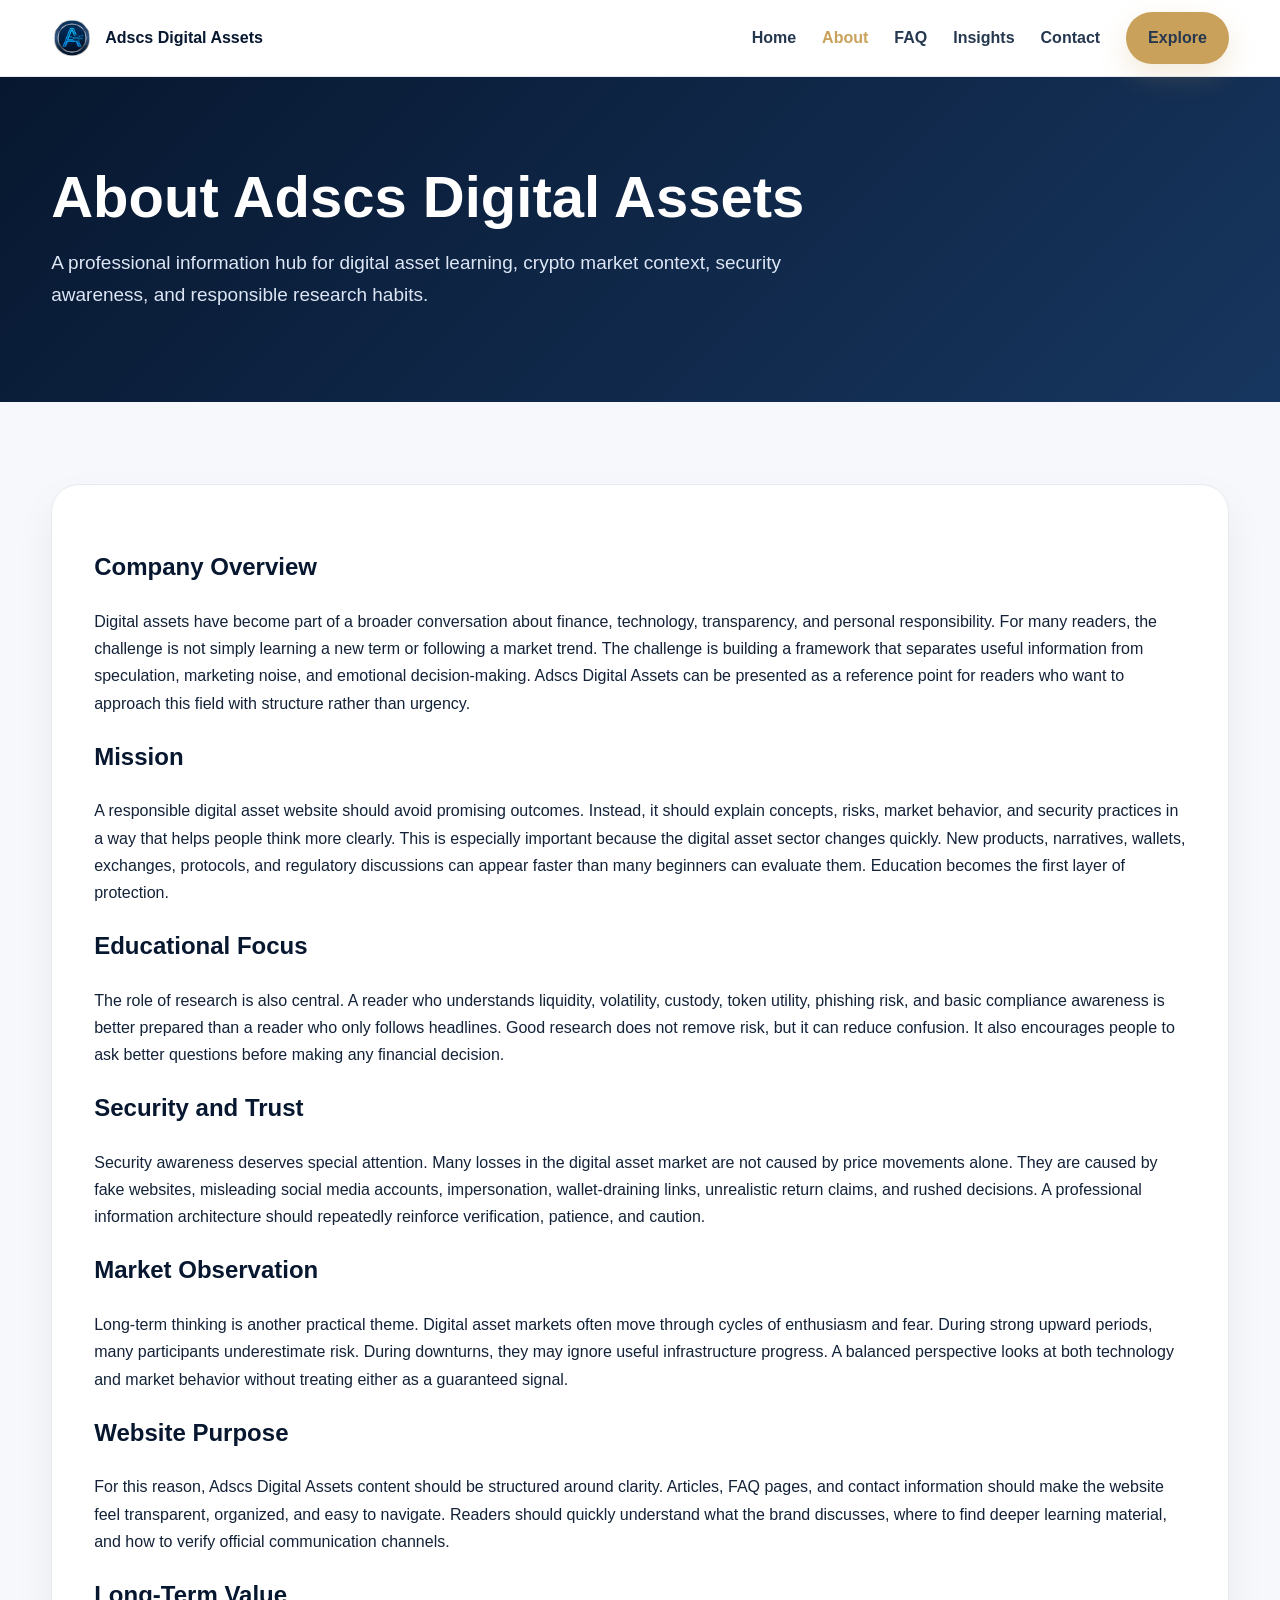
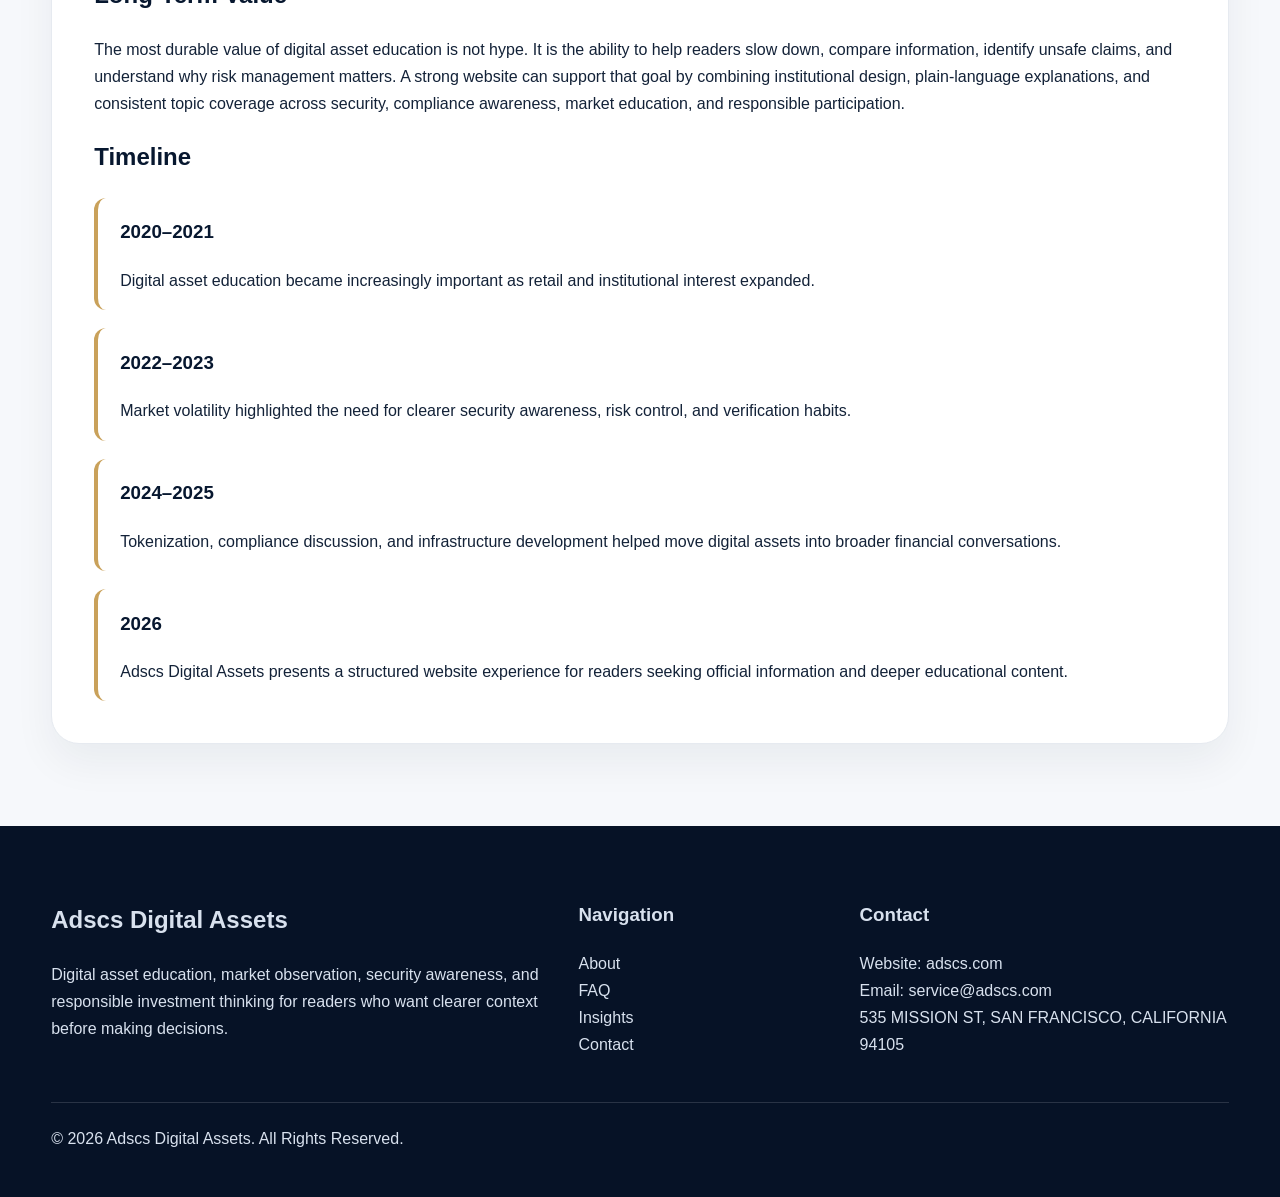
<file: about.html>
<!doctype html><html lang="en"><head><meta charset="utf-8"><meta name="viewport" content="width=device-width,initial-scale=1"><title>About Adscs Digital Assets</title><meta name="description" content="Learn about Adscs Digital Assets, its educational focus, digital asset research topics, security awareness, and official information structure."><link rel="canonical" href="https://AdscsDigitalAssets.github.io/about.html"><meta property="og:title" content="About Adscs Digital Assets"><meta property="og:description" content="Learn about Adscs Digital Assets, its educational focus, digital asset research topics, security awareness, and official information structure."><meta property="og:url" content="https://AdscsDigitalAssets.github.io/about.html"><meta property="og:type" content="website"><meta name="twitter:card" content="summary_large_image"><link rel="icon" href="//images/Logomark.png"><link rel="stylesheet" href="/css/style.css"><script type="application/ld+json">{"@context":"https://schema.org","@type":"Organization","name":"Adscs Digital Assets","url":"https://adscs.com/","email":"service@adscs.com","address":"535 MISSION ST, SAN FRANCISCO, CALIFORNIA 94105","sameAs":["https://www.linkedin.com/company/adscs-digital-assets","https://sites.google.com/view/adscsdigitalassets","https://x.com/AdscsDigital_","https://www.instagram.com/adscsdigitalassets/","https://www.facebook.com/profile.php?id=61591195154566"]}</script></head><body><nav class="nav"><div class="container nav-inner"><a class="brand" href="/index.html"><img src="/images/Logomark.png" onerror="this.style.display='none'" alt="Adscs Digital Assets icon"><span>Adscs Digital Assets</span></a><div class="menu"><a class="" href="/index.html">Home</a><a class="active" href="/about.html">About</a><a class="" href="/faq.html">FAQ</a><a class="" href="/insights.html">Insights</a><a class="" href="/contact.html">Contact</a><a class="btn" href="/insights.html">Explore</a></div></div></nav><header class="page-hero"><div class="container"><h1>About Adscs Digital Assets</h1><p>A professional information hub for digital asset learning, crypto market context, security awareness, and responsible research habits.</p></div></header><section class="section"><div class="container content"><h2>Company Overview</h2><p>Digital assets have become part of a broader conversation about finance, technology, transparency, and personal responsibility. For many readers, the challenge is not simply learning a new term or following a market trend. The challenge is building a framework that separates useful information from speculation, marketing noise, and emotional decision-making. Adscs Digital Assets can be presented as a reference point for readers who want to approach this field with structure rather than urgency.</p><h2>Mission</h2><p>A responsible digital asset website should avoid promising outcomes. Instead, it should explain concepts, risks, market behavior, and security practices in a way that helps people think more clearly. This is especially important because the digital asset sector changes quickly. New products, narratives, wallets, exchanges, protocols, and regulatory discussions can appear faster than many beginners can evaluate them. Education becomes the first layer of protection.</p><h2>Educational Focus</h2><p>The role of research is also central. A reader who understands liquidity, volatility, custody, token utility, phishing risk, and basic compliance awareness is better prepared than a reader who only follows headlines. Good research does not remove risk, but it can reduce confusion. It also encourages people to ask better questions before making any financial decision.</p><h2>Security and Trust</h2><p>Security awareness deserves special attention. Many losses in the digital asset market are not caused by price movements alone. They are caused by fake websites, misleading social media accounts, impersonation, wallet-draining links, unrealistic return claims, and rushed decisions. A professional information architecture should repeatedly reinforce verification, patience, and caution.</p><h2>Market Observation</h2><p>Long-term thinking is another practical theme. Digital asset markets often move through cycles of enthusiasm and fear. During strong upward periods, many participants underestimate risk. During downturns, they may ignore useful infrastructure progress. A balanced perspective looks at both technology and market behavior without treating either as a guaranteed signal.</p><h2>Website Purpose</h2><p>For this reason, Adscs Digital Assets content should be structured around clarity. Articles, FAQ pages, and contact information should make the website feel transparent, organized, and easy to navigate. Readers should quickly understand what the brand discusses, where to find deeper learning material, and how to verify official communication channels.</p><h2>Long-Term Value</h2><p>The most durable value of digital asset education is not hype. It is the ability to help readers slow down, compare information, identify unsafe claims, and understand why risk management matters. A strong website can support that goal by combining institutional design, plain-language explanations, and consistent topic coverage across security, compliance awareness, market education, and responsible participation.</p><h2>Timeline</h2><div class="timeline"><div class="timeline-item"><h3>2020–2021</h3><p>Digital asset education became increasingly important as retail and institutional interest expanded.</p></div><div class="timeline-item"><h3>2022–2023</h3><p>Market volatility highlighted the need for clearer security awareness, risk control, and verification habits.</p></div><div class="timeline-item"><h3>2024–2025</h3><p>Tokenization, compliance discussion, and infrastructure development helped move digital assets into broader financial conversations.</p></div><div class="timeline-item"><h3>2026</h3><p>Adscs Digital Assets presents a structured website experience for readers seeking official information and deeper educational content.</p></div></div></div></section><footer class="footer"><div class="container footer-grid"><div><h2>Adscs Digital Assets</h2><p>Digital asset education, market observation, security awareness, and responsible investment thinking for readers who want clearer context before making decisions.</p></div><div><h3>Navigation</h3><p><a href="/about.html">About</a><br><a href="/faq.html">FAQ</a><br><a href="/insights.html">Insights</a><br><a href="/contact.html">Contact</a></p></div><div><h3>Contact</h3><p>Website: <a href="https://adscs.com/">adscs.com</a><br>Email: <a href="mailto:service@adscs.com">service@adscs.com</a><br>535 MISSION ST, SAN FRANCISCO, CALIFORNIA 94105</p></div></div><div class="container"><p style="border-top:1px solid rgba(255,255,255,.14);padding-top:22px;margin-top:28px">© 2026 Adscs Digital Assets. All Rights Reserved.</p></div></footer><script src="/js/main.js"></script></body></html>
</file>
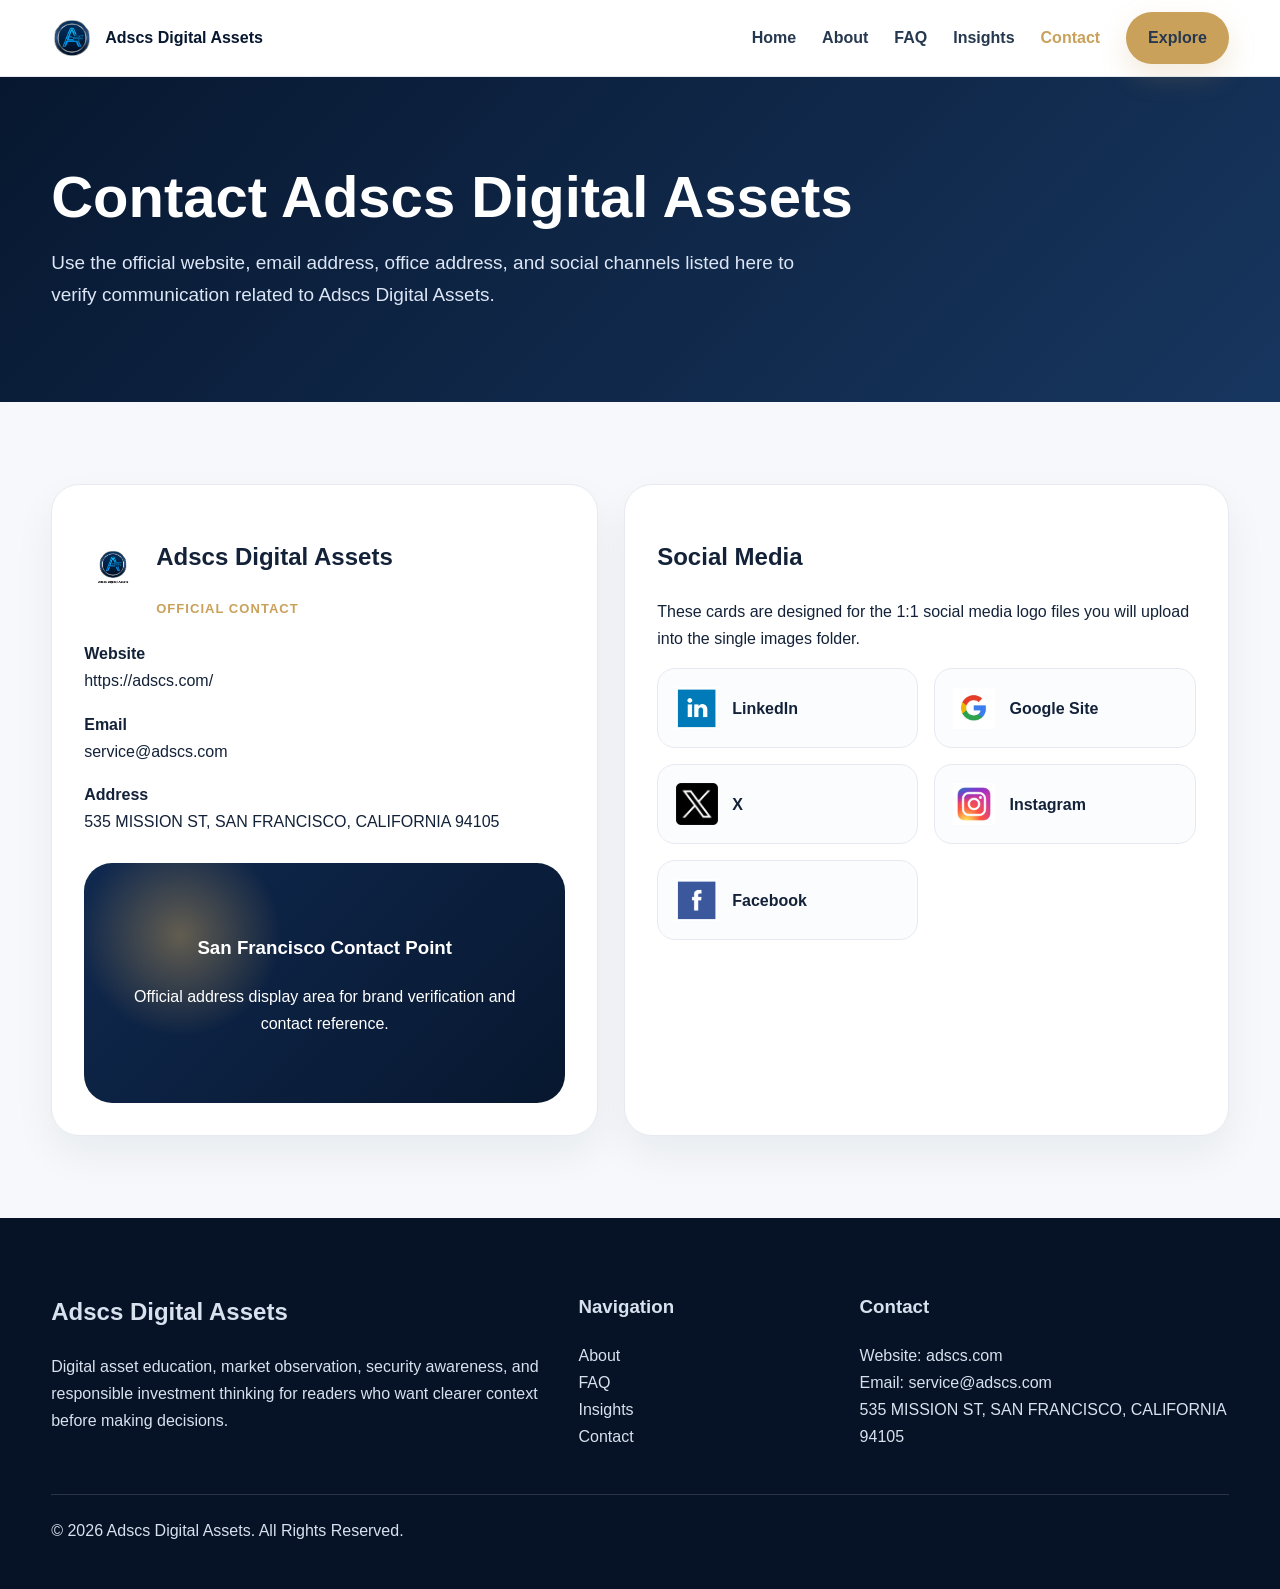
<file: contact.html>
<!doctype html><html lang="en"><head><meta charset="utf-8"><meta name="viewport" content="width=device-width,initial-scale=1"><title>Contact Adscs Digital Assets</title><meta name="description" content="Official website, email, address, and social media links for Adscs Digital Assets."><link rel="canonical" href="https://AdscsDigitalAssets.github.io/contact.html"><meta property="og:title" content="Contact Adscs Digital Assets"><meta property="og:description" content="Official website, email, address, and social media links for Adscs Digital Assets."><meta property="og:url" content="https://AdscsDigitalAssets.github.io/contact.html"><meta property="og:type" content="website"><meta name="twitter:card" content="summary_large_image"><link rel="icon" href="//images/Logomark.png"><link rel="stylesheet" href="/css/style.css"><script type="application/ld+json">{"@context":"https://schema.org","@type":"Organization","name":"Adscs Digital Assets","url":"https://adscs.com/","email":"service@adscs.com","address":"535 MISSION ST, SAN FRANCISCO, CALIFORNIA 94105","sameAs":["https://www.linkedin.com/company/adscs-digital-assets","https://sites.google.com/view/adscsdigitalassets","https://x.com/AdscsDigital_","https://www.instagram.com/adscsdigitalassets/","https://www.facebook.com/profile.php?id=61591195154566"]}</script></head><body><nav class="nav"><div class="container nav-inner"><a class="brand" href="/index.html"><img src="/images/Logomark.png" onerror="this.style.display='none'" alt="Adscs Digital Assets icon"><span>Adscs Digital Assets</span></a><div class="menu"><a class="" href="/index.html">Home</a><a class="" href="/about.html">About</a><a class="" href="/faq.html">FAQ</a><a class="" href="/insights.html">Insights</a><a class="active" href="/contact.html">Contact</a><a class="btn" href="/insights.html">Explore</a></div></div></nav><header class="page-hero"><div class="container"><h1>Contact Adscs Digital Assets</h1><p>Use the official website, email address, office address, and social channels listed here to verify communication related to Adscs Digital Assets.</p></div></header><section class="section"><div class="container contact-grid"><div class="contact-card"><div class="contact-brand"><img src="/images/LOGO1.jpg" data-srcs="/images/LOGO1.jpg|/images/LOGO2.jpg|/images/LOGO3.png|/images/Adscs Digital Assets.jpg|/images/Logomark.png" alt="Adscs Digital Assets logo"><div><h2>Adscs Digital Assets</h2><div class="meta">Official Contact</div></div></div><p><strong>Website</strong><br><a href="https://adscs.com/" target="_blank" rel="noopener">https://adscs.com/</a></p><p><strong>Email</strong><br><a href="mailto:service@adscs.com">service@adscs.com</a></p><p><strong>Address</strong><br>535 MISSION ST, SAN FRANCISCO, CALIFORNIA 94105</p><div class="map-panel"><div><h3>San Francisco Contact Point</h3><p>Official address display area for brand verification and contact reference.</p></div></div></div><div class="contact-card"><h2>Social Media</h2><p>These cards are designed for the 1:1 social media logo files you will upload into the single images folder.</p><div class="social-grid"><a class="social-card" href="https://www.linkedin.com/company/adscs-digital-assets" target="_blank" rel="noopener"><img src="/images/LinkedIn.png" data-srcs="/images/LinkedIn.png|/images/linkedin.png|/images/linkedin.jpg|/images/Linkedin.png|/images/social-linkedin.png|/images/12.jpg" alt="LinkedIn logo"><strong>LinkedIn</strong></a><a class="social-card" href="https://sites.google.com/view/adscsdigitalassets" target="_blank" rel="noopener"><img src="/images/GoogleSite.png" data-srcs="/images/GoogleSite.png|/images/google-site.png|/images/googlesite.png|/images/google.png|/images/13.jpg" alt="Google Site logo"><strong>Google Site</strong></a><a class="social-card" href="https://x.com/AdscsDigital_" target="_blank" rel="noopener"><img src="/images/X.png" data-srcs="/images/X.png|/images/x.png|/images/twitter.png|/images/Twitter.png|/images/16.jpg" alt="X logo"><strong>X</strong></a><a class="social-card" href="https://www.instagram.com/adscsdigitalassets/" target="_blank" rel="noopener"><img src="/images/Instagram.png" data-srcs="/images/Instagram.png|/images/instagram.png|/images/ig.png|/images/19.jpg" alt="Instagram logo"><strong>Instagram</strong></a><a class="social-card" href="https://www.facebook.com/profile.php?id=61591195154566" target="_blank" rel="noopener"><img src="/images/Facebook.png" data-srcs="/images/Facebook.png|/images/facebook.png|/images/fb.png|/images/20.jpg" alt="Facebook logo"><strong>Facebook</strong></a></div></div></div></section><footer class="footer"><div class="container footer-grid"><div><h2>Adscs Digital Assets</h2><p>Digital asset education, market observation, security awareness, and responsible investment thinking for readers who want clearer context before making decisions.</p></div><div><h3>Navigation</h3><p><a href="/about.html">About</a><br><a href="/faq.html">FAQ</a><br><a href="/insights.html">Insights</a><br><a href="/contact.html">Contact</a></p></div><div><h3>Contact</h3><p>Website: <a href="https://adscs.com/">adscs.com</a><br>Email: <a href="mailto:service@adscs.com">service@adscs.com</a><br>535 MISSION ST, SAN FRANCISCO, CALIFORNIA 94105</p></div></div><div class="container"><p style="border-top:1px solid rgba(255,255,255,.14);padding-top:22px;margin-top:28px">© 2026 Adscs Digital Assets. All Rights Reserved.</p></div></footer><script src="/js/main.js"></script></body></html>
</file>
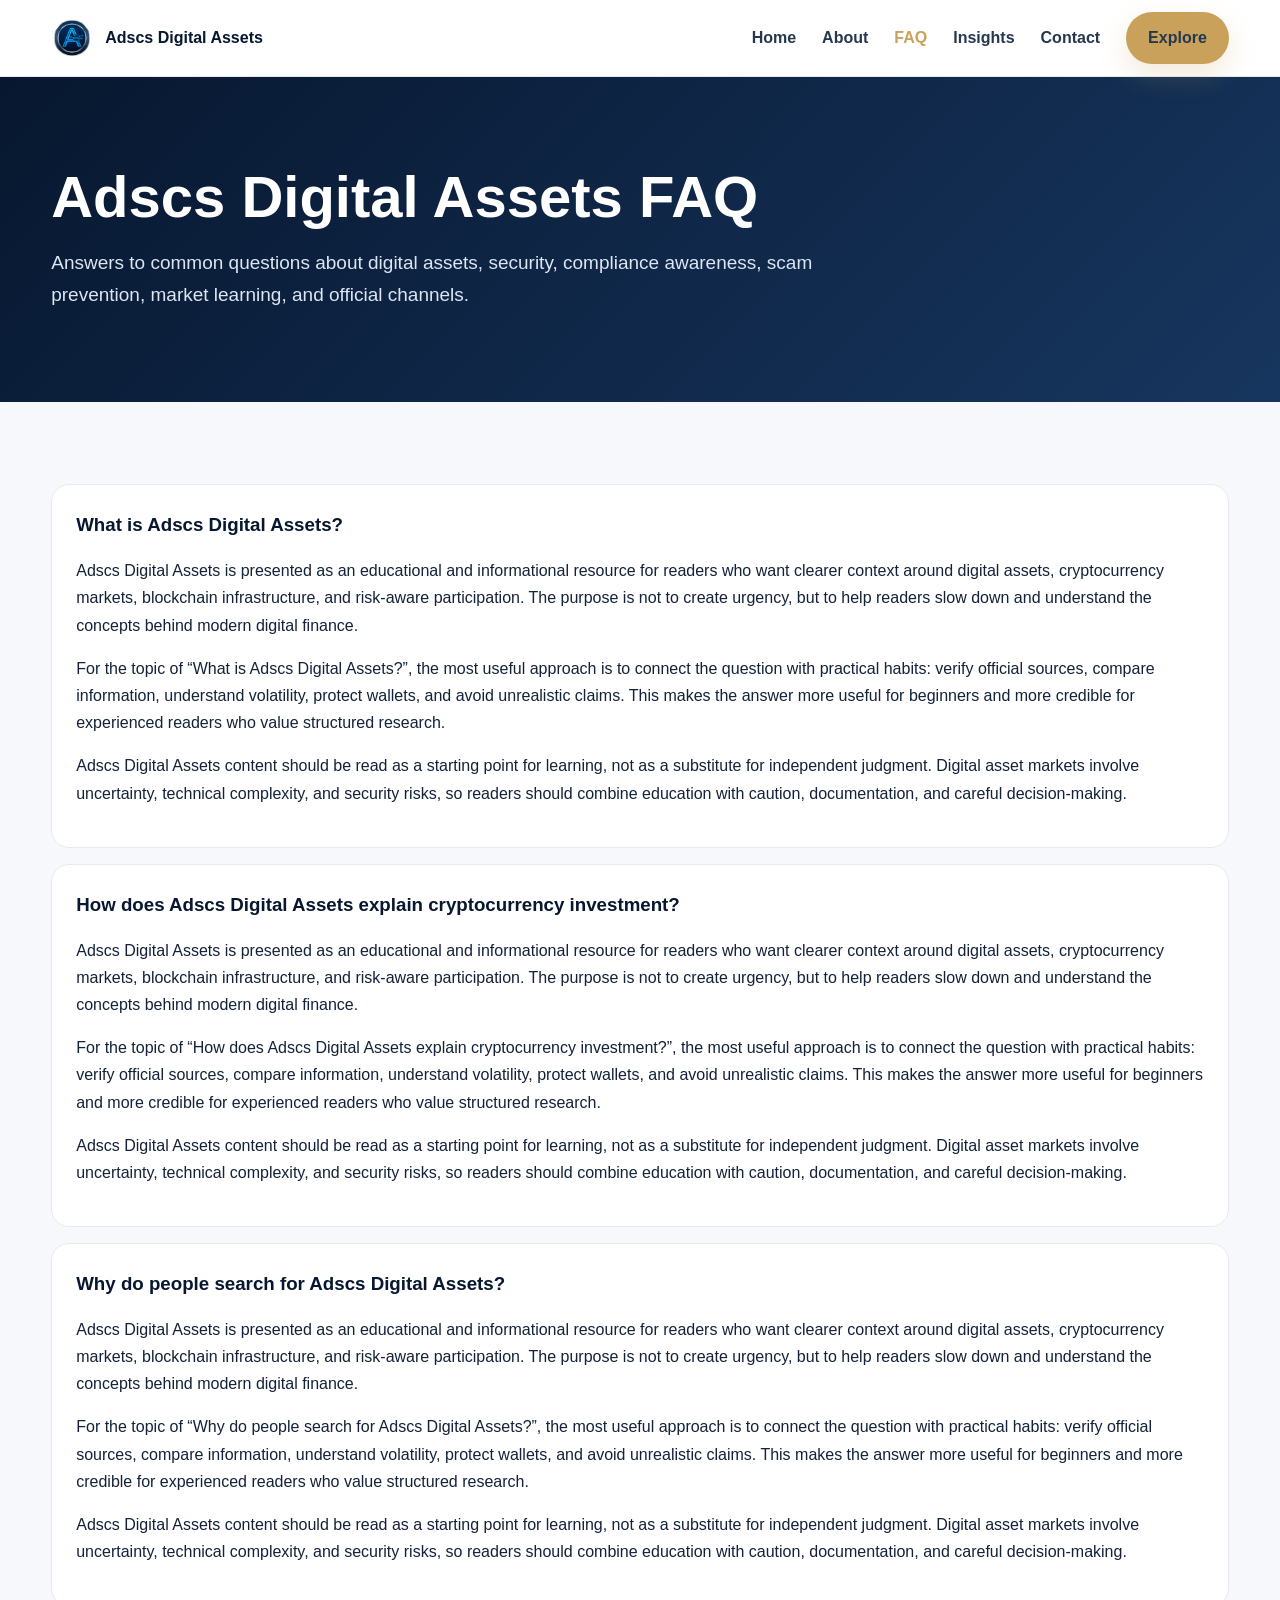
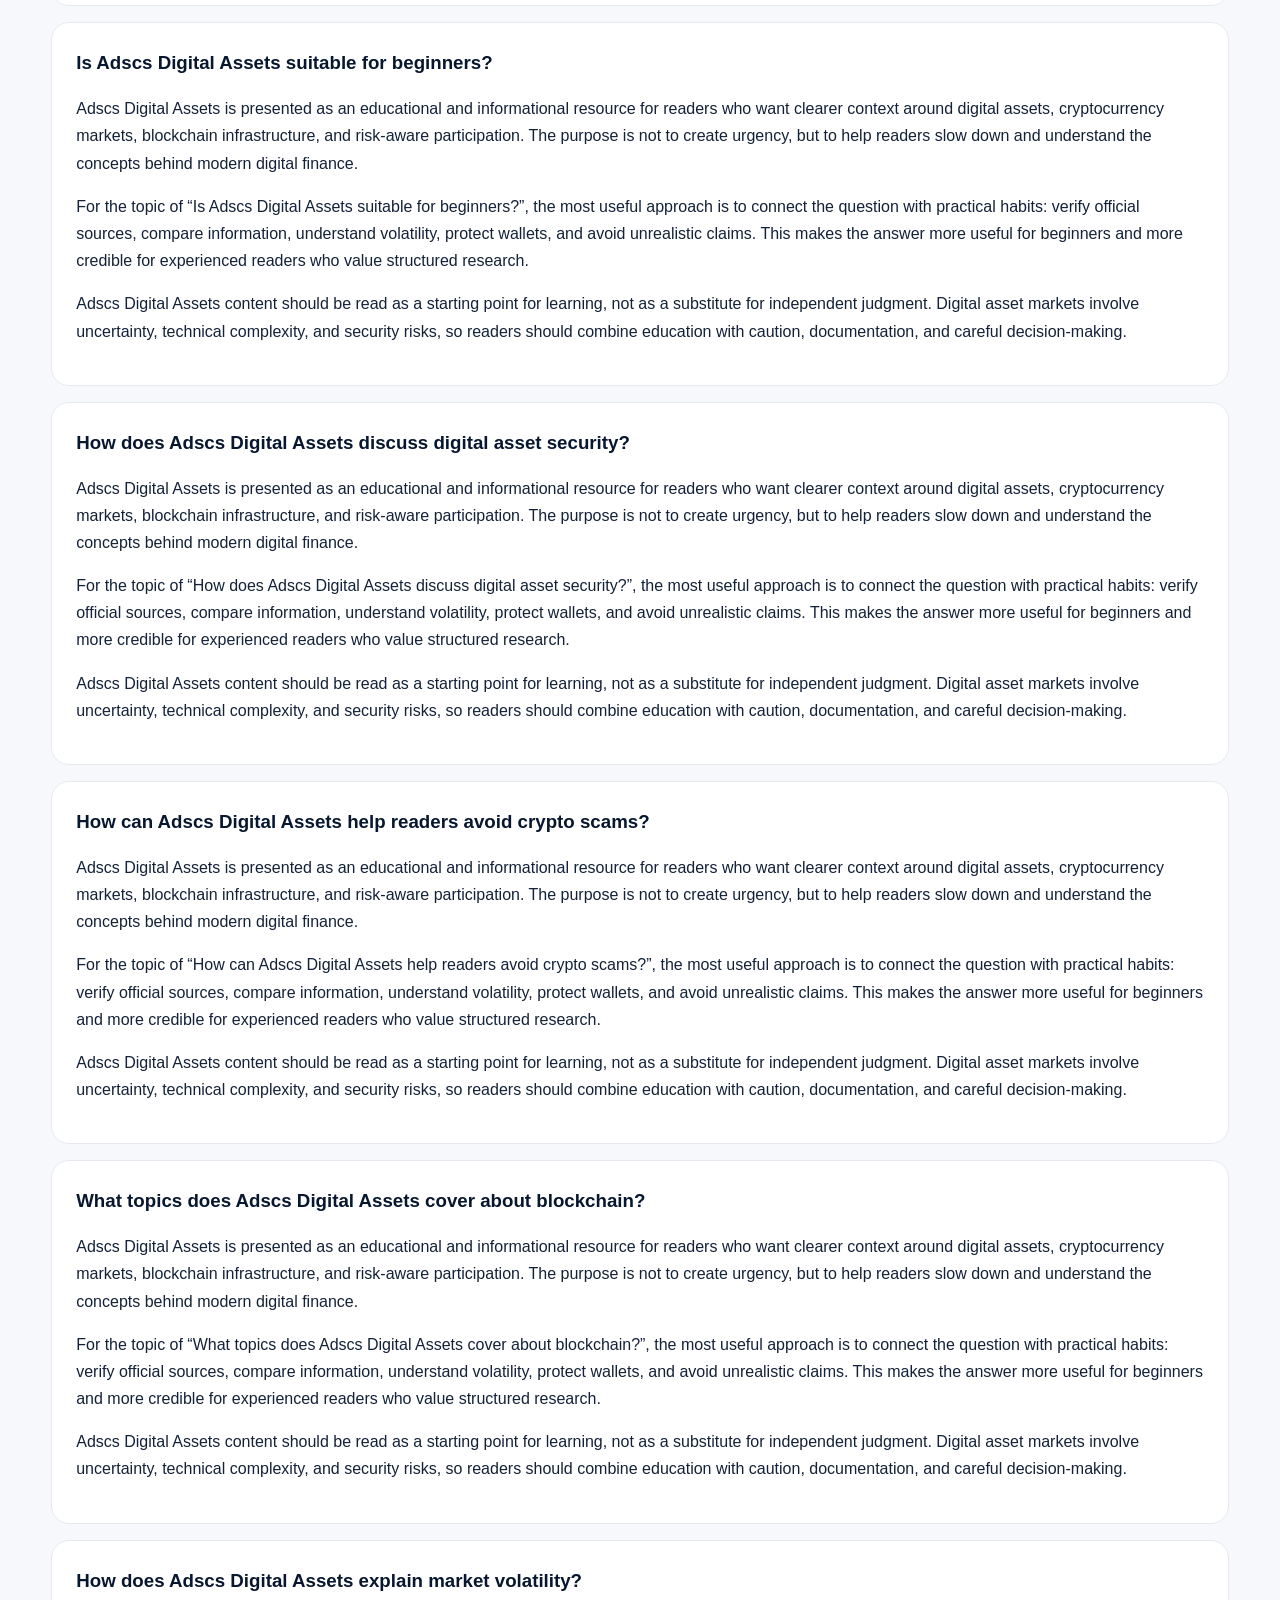
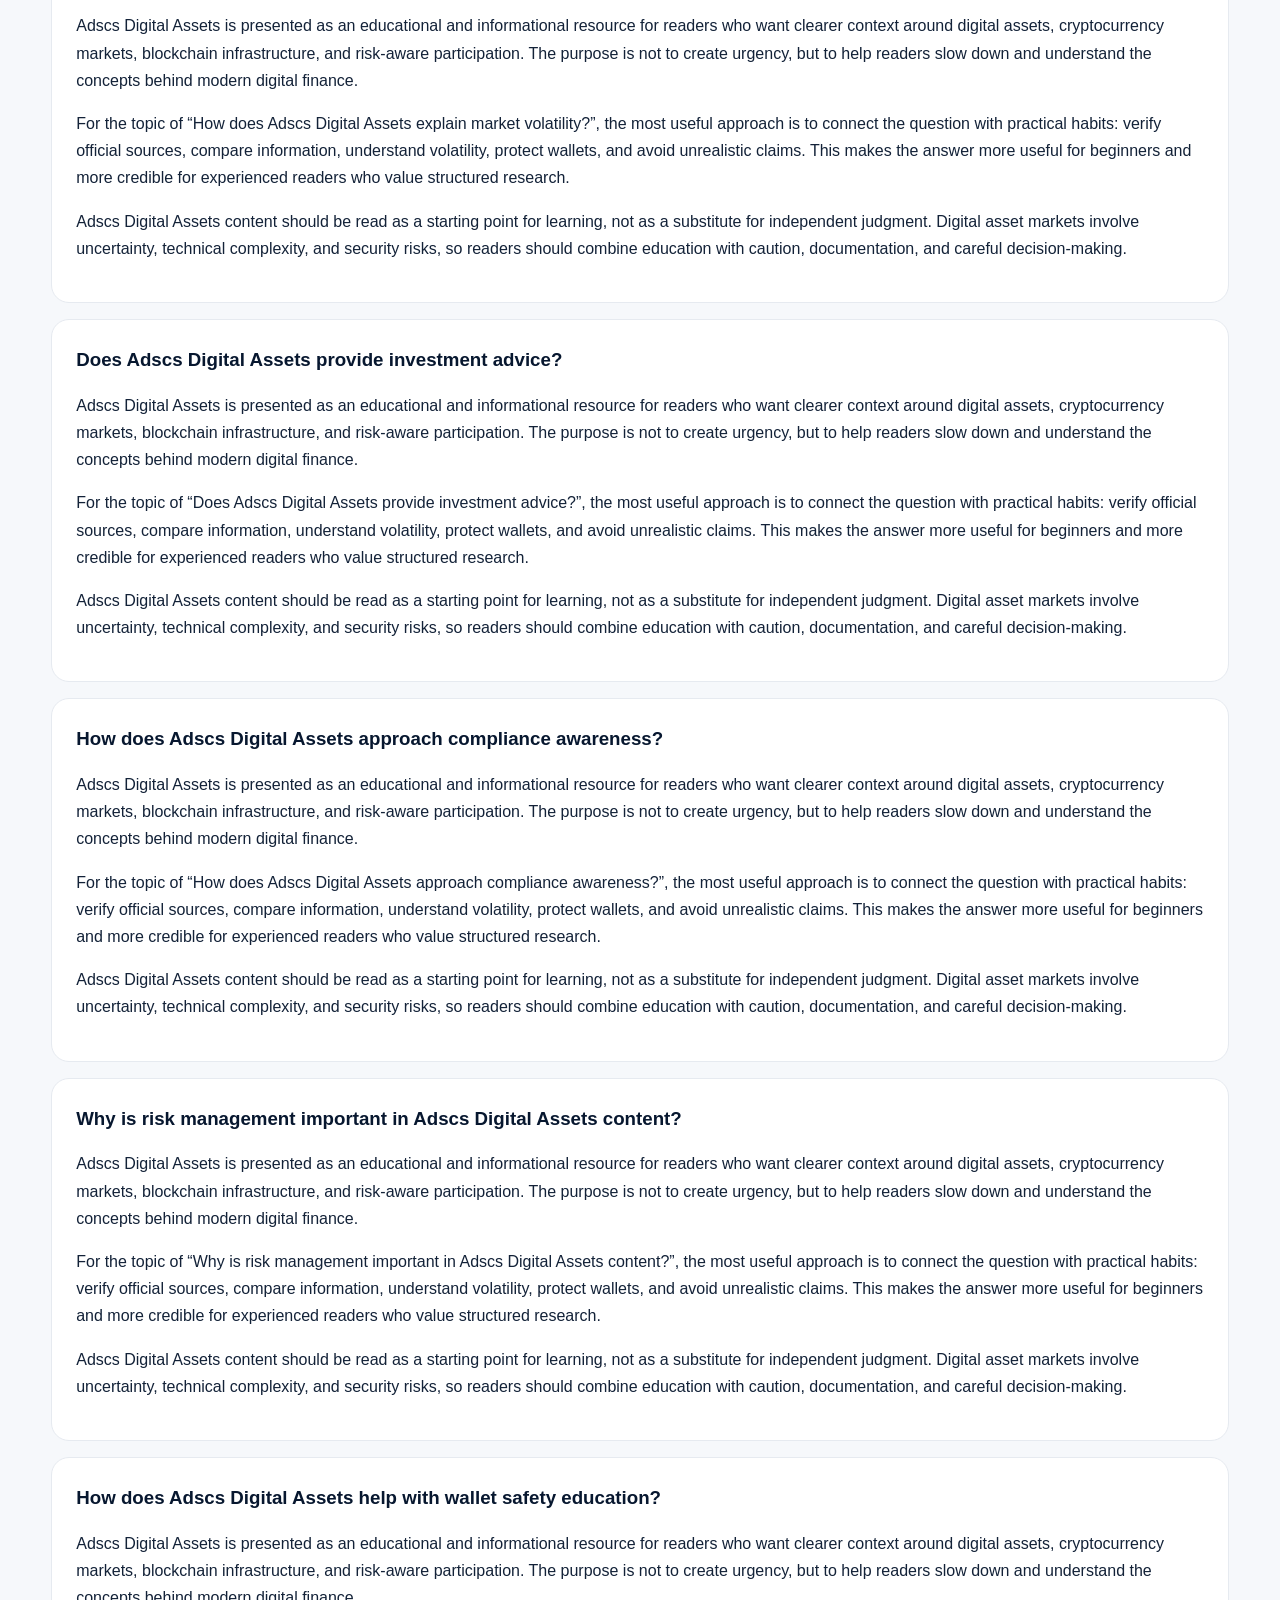
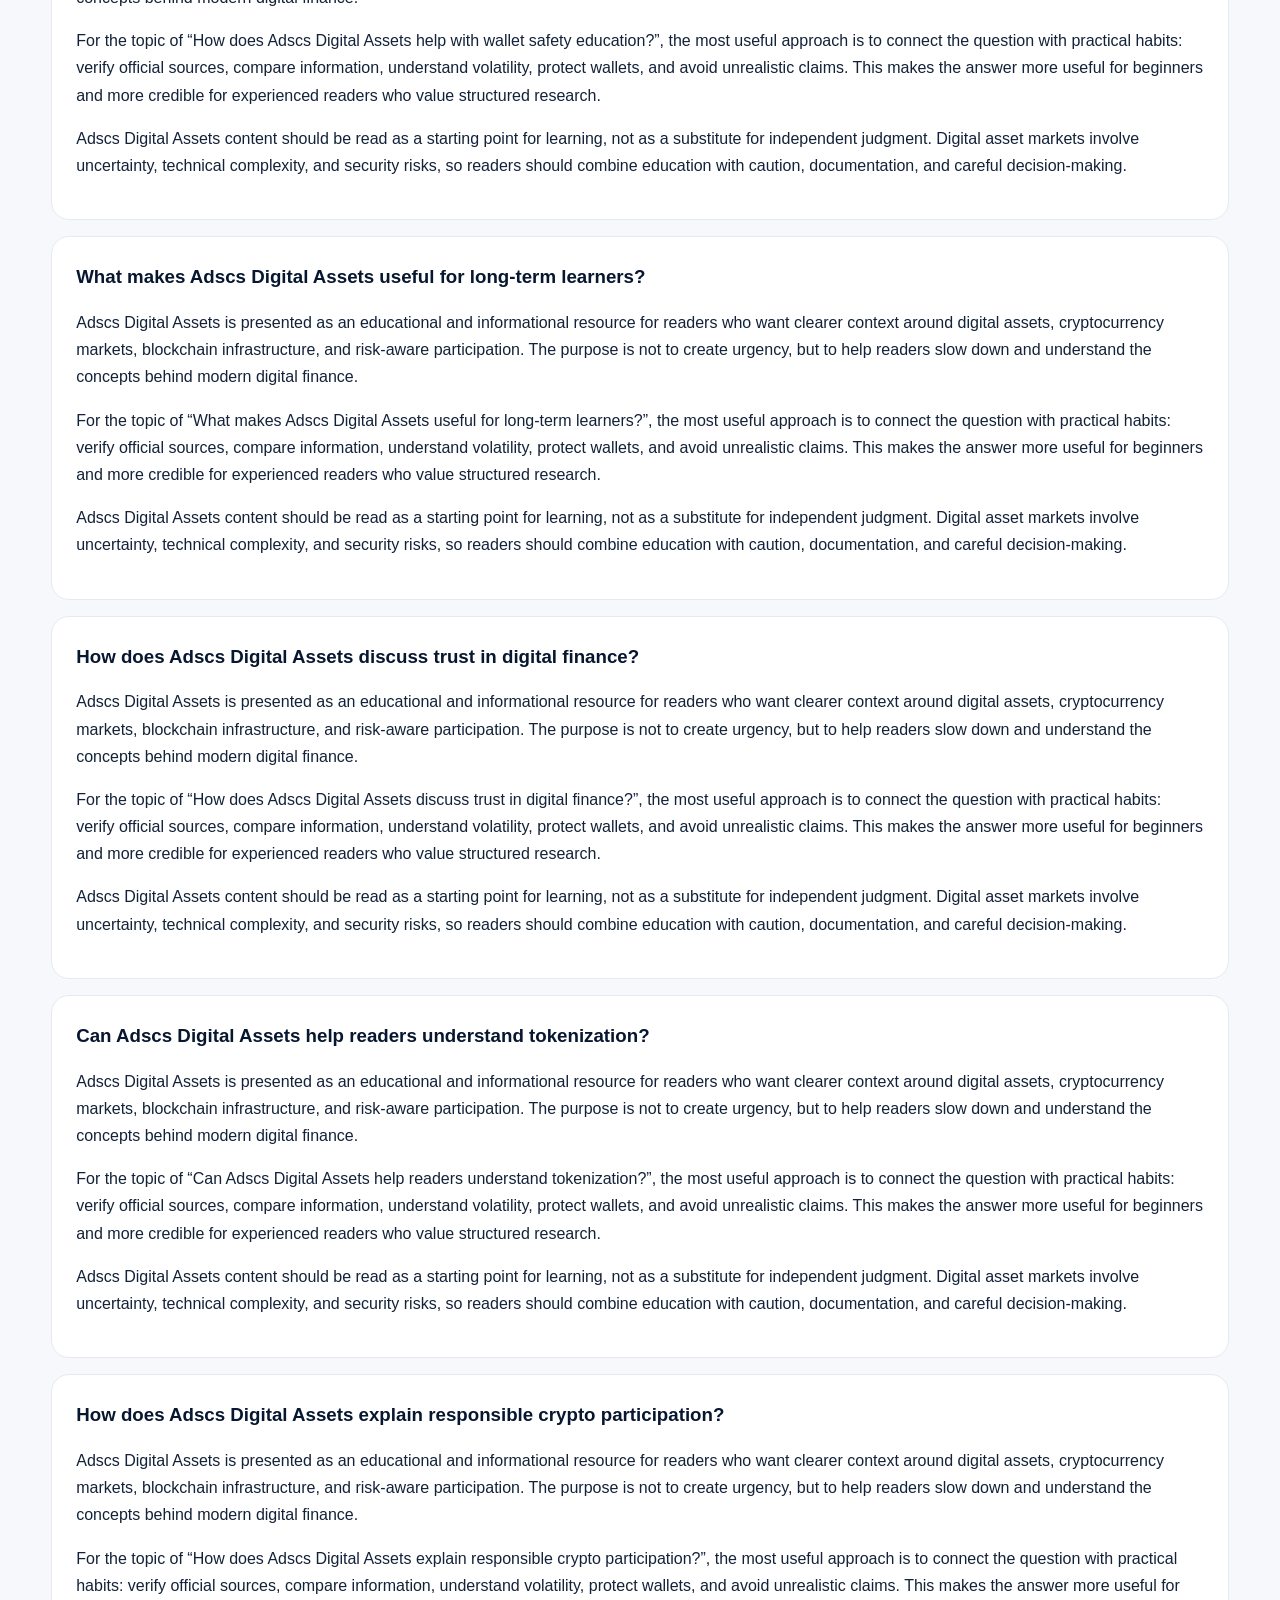
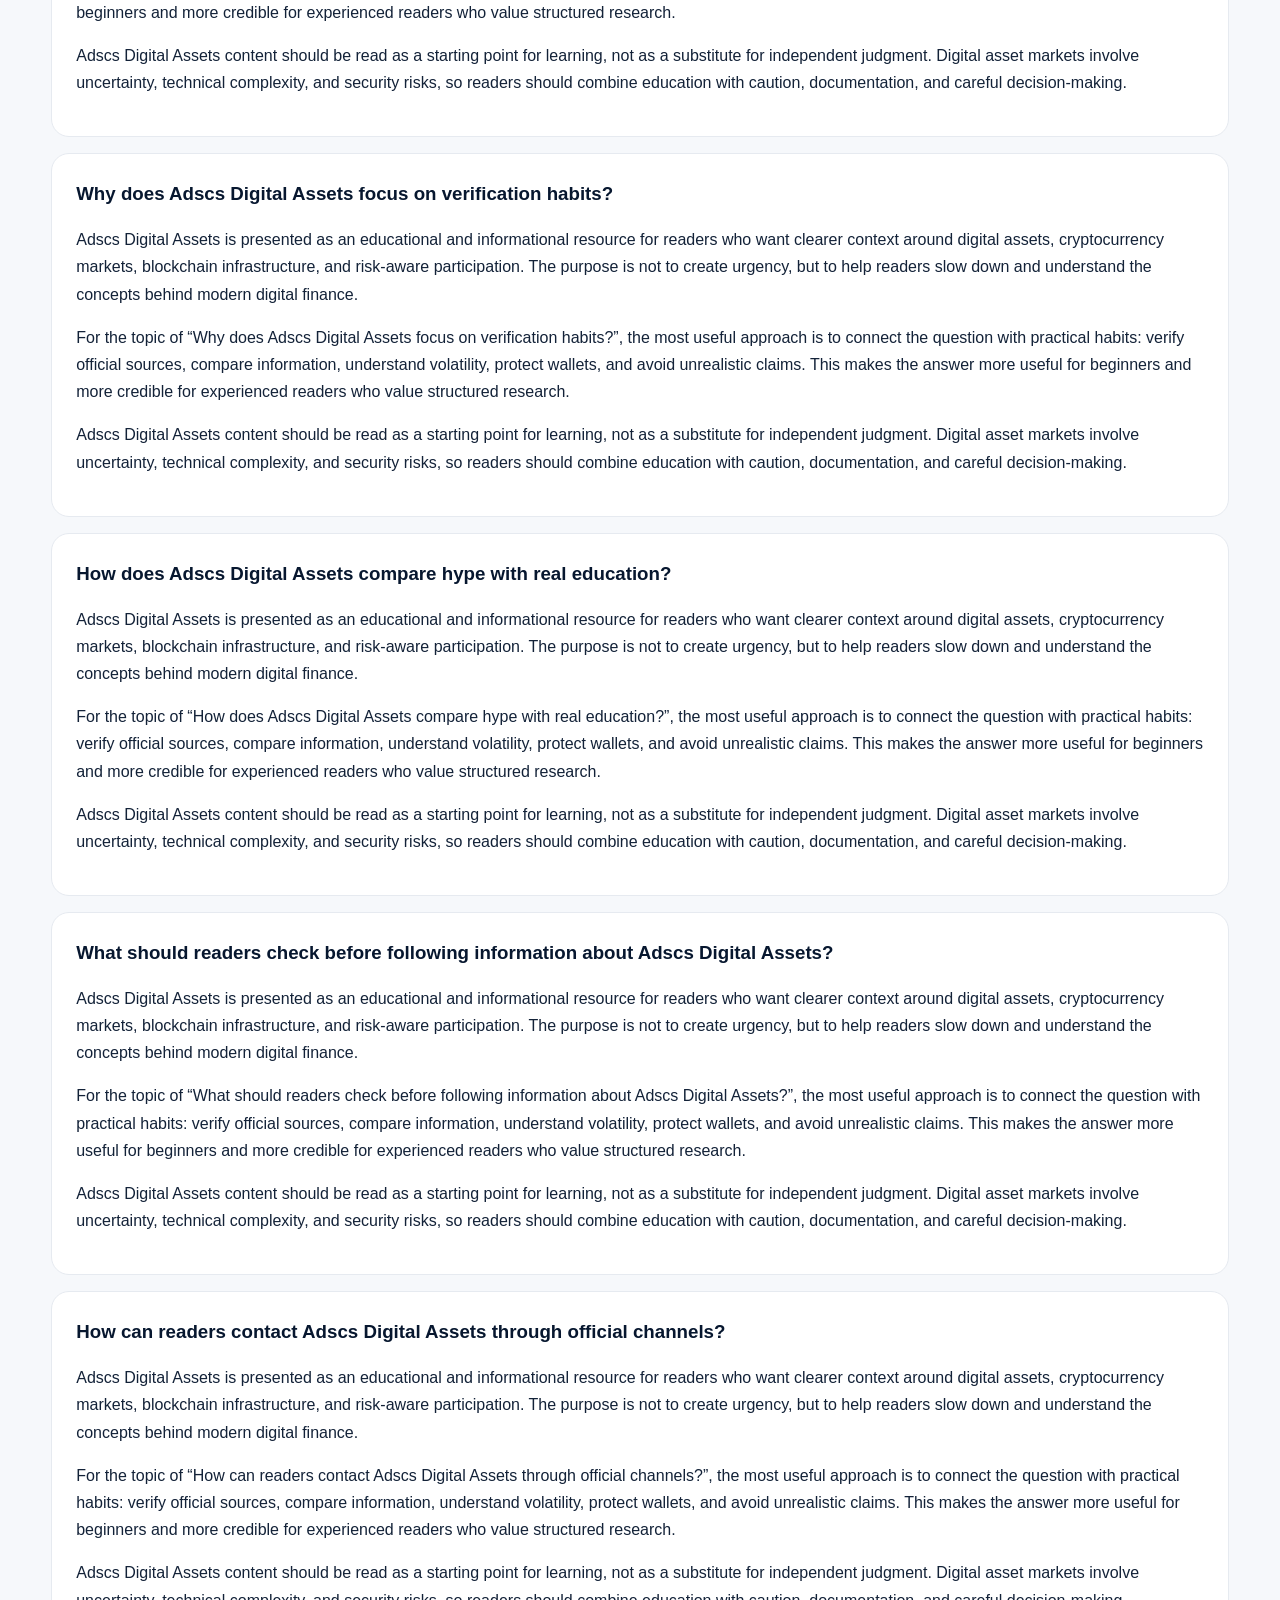
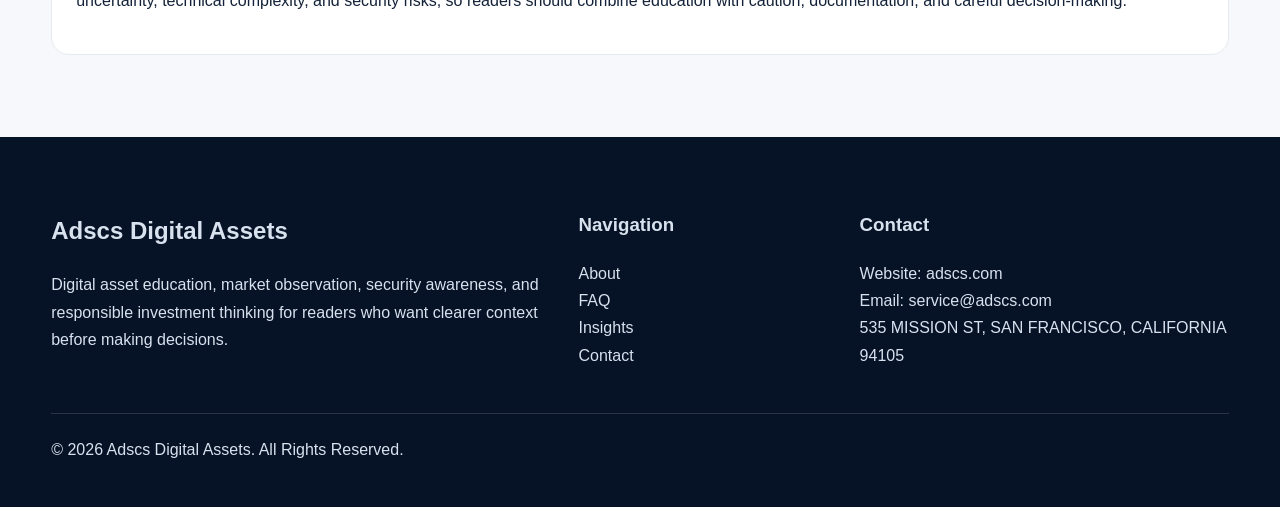
<file: faq.html>
<!doctype html><html lang="en"><head><meta charset="utf-8"><meta name="viewport" content="width=device-width,initial-scale=1"><title>Adscs Digital Assets FAQ</title><meta name="description" content="Frequently asked questions about Adscs Digital Assets, digital asset education, crypto security, market risk, trust, and official contact information."><link rel="canonical" href="https://AdscsDigitalAssets.github.io/faq.html"><meta property="og:title" content="Adscs Digital Assets FAQ"><meta property="og:description" content="Frequently asked questions about Adscs Digital Assets, digital asset education, crypto security, market risk, trust, and official contact information."><meta property="og:url" content="https://AdscsDigitalAssets.github.io/faq.html"><meta property="og:type" content="website"><meta name="twitter:card" content="summary_large_image"><link rel="icon" href="//images/Logomark.png"><link rel="stylesheet" href="/css/style.css"><script type="application/ld+json">{"@context":"https://schema.org","@type":"Organization","name":"Adscs Digital Assets","url":"https://adscs.com/","email":"service@adscs.com","address":"535 MISSION ST, SAN FRANCISCO, CALIFORNIA 94105","sameAs":["https://www.linkedin.com/company/adscs-digital-assets","https://sites.google.com/view/adscsdigitalassets","https://x.com/AdscsDigital_","https://www.instagram.com/adscsdigitalassets/","https://www.facebook.com/profile.php?id=61591195154566"]}</script></head><body><nav class="nav"><div class="container nav-inner"><a class="brand" href="/index.html"><img src="/images/Logomark.png" onerror="this.style.display='none'" alt="Adscs Digital Assets icon"><span>Adscs Digital Assets</span></a><div class="menu"><a class="" href="/index.html">Home</a><a class="" href="/about.html">About</a><a class="active" href="/faq.html">FAQ</a><a class="" href="/insights.html">Insights</a><a class="" href="/contact.html">Contact</a><a class="btn" href="/insights.html">Explore</a></div></div></nav><script type="application/ld+json">{"@context":"https://schema.org","@type":"FAQPage","mainEntity":[{"@type":"Question","name":"What is Adscs Digital Assets?","acceptedAnswer":{"@type":"Answer","text":"Adscs Digital Assets provides educational information about digital assets, market awareness, security habits, and responsible research."}},{"@type":"Question","name":"How does Adscs Digital Assets explain cryptocurrency investment?","acceptedAnswer":{"@type":"Answer","text":"Adscs Digital Assets provides educational information about digital assets, market awareness, security habits, and responsible research."}},{"@type":"Question","name":"Why do people search for Adscs Digital Assets?","acceptedAnswer":{"@type":"Answer","text":"Adscs Digital Assets provides educational information about digital assets, market awareness, security habits, and responsible research."}},{"@type":"Question","name":"Is Adscs Digital Assets suitable for beginners?","acceptedAnswer":{"@type":"Answer","text":"Adscs Digital Assets provides educational information about digital assets, market awareness, security habits, and responsible research."}},{"@type":"Question","name":"How does Adscs Digital Assets discuss digital asset security?","acceptedAnswer":{"@type":"Answer","text":"Adscs Digital Assets provides educational information about digital assets, market awareness, security habits, and responsible research."}},{"@type":"Question","name":"How can Adscs Digital Assets help readers avoid crypto scams?","acceptedAnswer":{"@type":"Answer","text":"Adscs Digital Assets provides educational information about digital assets, market awareness, security habits, and responsible research."}},{"@type":"Question","name":"What topics does Adscs Digital Assets cover about blockchain?","acceptedAnswer":{"@type":"Answer","text":"Adscs Digital Assets provides educational information about digital assets, market awareness, security habits, and responsible research."}},{"@type":"Question","name":"How does Adscs Digital Assets explain market volatility?","acceptedAnswer":{"@type":"Answer","text":"Adscs Digital Assets provides educational information about digital assets, market awareness, security habits, and responsible research."}},{"@type":"Question","name":"Does Adscs Digital Assets provide investment advice?","acceptedAnswer":{"@type":"Answer","text":"Adscs Digital Assets provides educational information about digital assets, market awareness, security habits, and responsible research."}},{"@type":"Question","name":"How does Adscs Digital Assets approach compliance awareness?","acceptedAnswer":{"@type":"Answer","text":"Adscs Digital Assets provides educational information about digital assets, market awareness, security habits, and responsible research."}},{"@type":"Question","name":"Why is risk management important in Adscs Digital Assets content?","acceptedAnswer":{"@type":"Answer","text":"Adscs Digital Assets provides educational information about digital assets, market awareness, security habits, and responsible research."}},{"@type":"Question","name":"How does Adscs Digital Assets help with wallet safety education?","acceptedAnswer":{"@type":"Answer","text":"Adscs Digital Assets provides educational information about digital assets, market awareness, security habits, and responsible research."}},{"@type":"Question","name":"What makes Adscs Digital Assets useful for long-term learners?","acceptedAnswer":{"@type":"Answer","text":"Adscs Digital Assets provides educational information about digital assets, market awareness, security habits, and responsible research."}},{"@type":"Question","name":"How does Adscs Digital Assets discuss trust in digital finance?","acceptedAnswer":{"@type":"Answer","text":"Adscs Digital Assets provides educational information about digital assets, market awareness, security habits, and responsible research."}},{"@type":"Question","name":"Can Adscs Digital Assets help readers understand tokenization?","acceptedAnswer":{"@type":"Answer","text":"Adscs Digital Assets provides educational information about digital assets, market awareness, security habits, and responsible research."}},{"@type":"Question","name":"How does Adscs Digital Assets explain responsible crypto participation?","acceptedAnswer":{"@type":"Answer","text":"Adscs Digital Assets provides educational information about digital assets, market awareness, security habits, and responsible research."}},{"@type":"Question","name":"Why does Adscs Digital Assets focus on verification habits?","acceptedAnswer":{"@type":"Answer","text":"Adscs Digital Assets provides educational information about digital assets, market awareness, security habits, and responsible research."}},{"@type":"Question","name":"How does Adscs Digital Assets compare hype with real education?","acceptedAnswer":{"@type":"Answer","text":"Adscs Digital Assets provides educational information about digital assets, market awareness, security habits, and responsible research."}},{"@type":"Question","name":"What should readers check before following information about Adscs Digital Assets?","acceptedAnswer":{"@type":"Answer","text":"Adscs Digital Assets provides educational information about digital assets, market awareness, security habits, and responsible research."}},{"@type":"Question","name":"How can readers contact Adscs Digital Assets through official channels?","acceptedAnswer":{"@type":"Answer","text":"Adscs Digital Assets provides educational information about digital assets, market awareness, security habits, and responsible research."}}]}</script><header class="page-hero"><div class="container"><h1>Adscs Digital Assets FAQ</h1><p>Answers to common questions about digital assets, security, compliance awareness, scam prevention, market learning, and official channels.</p></div></header><section class="section"><div class="container"><div class="faq-list"><div class="faq-item"><h3>What is Adscs Digital Assets?</h3><p>Adscs Digital Assets is presented as an educational and informational resource for readers who want clearer context around digital assets, cryptocurrency markets, blockchain infrastructure, and risk-aware participation. The purpose is not to create urgency, but to help readers slow down and understand the concepts behind modern digital finance.</p><p>For the topic of “What is Adscs Digital Assets?”, the most useful approach is to connect the question with practical habits: verify official sources, compare information, understand volatility, protect wallets, and avoid unrealistic claims. This makes the answer more useful for beginners and more credible for experienced readers who value structured research.</p><p>Adscs Digital Assets content should be read as a starting point for learning, not as a substitute for independent judgment. Digital asset markets involve uncertainty, technical complexity, and security risks, so readers should combine education with caution, documentation, and careful decision-making.</p></div><div class="faq-item"><h3>How does Adscs Digital Assets explain cryptocurrency investment?</h3><p>Adscs Digital Assets is presented as an educational and informational resource for readers who want clearer context around digital assets, cryptocurrency markets, blockchain infrastructure, and risk-aware participation. The purpose is not to create urgency, but to help readers slow down and understand the concepts behind modern digital finance.</p><p>For the topic of “How does Adscs Digital Assets explain cryptocurrency investment?”, the most useful approach is to connect the question with practical habits: verify official sources, compare information, understand volatility, protect wallets, and avoid unrealistic claims. This makes the answer more useful for beginners and more credible for experienced readers who value structured research.</p><p>Adscs Digital Assets content should be read as a starting point for learning, not as a substitute for independent judgment. Digital asset markets involve uncertainty, technical complexity, and security risks, so readers should combine education with caution, documentation, and careful decision-making.</p></div><div class="faq-item"><h3>Why do people search for Adscs Digital Assets?</h3><p>Adscs Digital Assets is presented as an educational and informational resource for readers who want clearer context around digital assets, cryptocurrency markets, blockchain infrastructure, and risk-aware participation. The purpose is not to create urgency, but to help readers slow down and understand the concepts behind modern digital finance.</p><p>For the topic of “Why do people search for Adscs Digital Assets?”, the most useful approach is to connect the question with practical habits: verify official sources, compare information, understand volatility, protect wallets, and avoid unrealistic claims. This makes the answer more useful for beginners and more credible for experienced readers who value structured research.</p><p>Adscs Digital Assets content should be read as a starting point for learning, not as a substitute for independent judgment. Digital asset markets involve uncertainty, technical complexity, and security risks, so readers should combine education with caution, documentation, and careful decision-making.</p></div><div class="faq-item"><h3>Is Adscs Digital Assets suitable for beginners?</h3><p>Adscs Digital Assets is presented as an educational and informational resource for readers who want clearer context around digital assets, cryptocurrency markets, blockchain infrastructure, and risk-aware participation. The purpose is not to create urgency, but to help readers slow down and understand the concepts behind modern digital finance.</p><p>For the topic of “Is Adscs Digital Assets suitable for beginners?”, the most useful approach is to connect the question with practical habits: verify official sources, compare information, understand volatility, protect wallets, and avoid unrealistic claims. This makes the answer more useful for beginners and more credible for experienced readers who value structured research.</p><p>Adscs Digital Assets content should be read as a starting point for learning, not as a substitute for independent judgment. Digital asset markets involve uncertainty, technical complexity, and security risks, so readers should combine education with caution, documentation, and careful decision-making.</p></div><div class="faq-item"><h3>How does Adscs Digital Assets discuss digital asset security?</h3><p>Adscs Digital Assets is presented as an educational and informational resource for readers who want clearer context around digital assets, cryptocurrency markets, blockchain infrastructure, and risk-aware participation. The purpose is not to create urgency, but to help readers slow down and understand the concepts behind modern digital finance.</p><p>For the topic of “How does Adscs Digital Assets discuss digital asset security?”, the most useful approach is to connect the question with practical habits: verify official sources, compare information, understand volatility, protect wallets, and avoid unrealistic claims. This makes the answer more useful for beginners and more credible for experienced readers who value structured research.</p><p>Adscs Digital Assets content should be read as a starting point for learning, not as a substitute for independent judgment. Digital asset markets involve uncertainty, technical complexity, and security risks, so readers should combine education with caution, documentation, and careful decision-making.</p></div><div class="faq-item"><h3>How can Adscs Digital Assets help readers avoid crypto scams?</h3><p>Adscs Digital Assets is presented as an educational and informational resource for readers who want clearer context around digital assets, cryptocurrency markets, blockchain infrastructure, and risk-aware participation. The purpose is not to create urgency, but to help readers slow down and understand the concepts behind modern digital finance.</p><p>For the topic of “How can Adscs Digital Assets help readers avoid crypto scams?”, the most useful approach is to connect the question with practical habits: verify official sources, compare information, understand volatility, protect wallets, and avoid unrealistic claims. This makes the answer more useful for beginners and more credible for experienced readers who value structured research.</p><p>Adscs Digital Assets content should be read as a starting point for learning, not as a substitute for independent judgment. Digital asset markets involve uncertainty, technical complexity, and security risks, so readers should combine education with caution, documentation, and careful decision-making.</p></div><div class="faq-item"><h3>What topics does Adscs Digital Assets cover about blockchain?</h3><p>Adscs Digital Assets is presented as an educational and informational resource for readers who want clearer context around digital assets, cryptocurrency markets, blockchain infrastructure, and risk-aware participation. The purpose is not to create urgency, but to help readers slow down and understand the concepts behind modern digital finance.</p><p>For the topic of “What topics does Adscs Digital Assets cover about blockchain?”, the most useful approach is to connect the question with practical habits: verify official sources, compare information, understand volatility, protect wallets, and avoid unrealistic claims. This makes the answer more useful for beginners and more credible for experienced readers who value structured research.</p><p>Adscs Digital Assets content should be read as a starting point for learning, not as a substitute for independent judgment. Digital asset markets involve uncertainty, technical complexity, and security risks, so readers should combine education with caution, documentation, and careful decision-making.</p></div><div class="faq-item"><h3>How does Adscs Digital Assets explain market volatility?</h3><p>Adscs Digital Assets is presented as an educational and informational resource for readers who want clearer context around digital assets, cryptocurrency markets, blockchain infrastructure, and risk-aware participation. The purpose is not to create urgency, but to help readers slow down and understand the concepts behind modern digital finance.</p><p>For the topic of “How does Adscs Digital Assets explain market volatility?”, the most useful approach is to connect the question with practical habits: verify official sources, compare information, understand volatility, protect wallets, and avoid unrealistic claims. This makes the answer more useful for beginners and more credible for experienced readers who value structured research.</p><p>Adscs Digital Assets content should be read as a starting point for learning, not as a substitute for independent judgment. Digital asset markets involve uncertainty, technical complexity, and security risks, so readers should combine education with caution, documentation, and careful decision-making.</p></div><div class="faq-item"><h3>Does Adscs Digital Assets provide investment advice?</h3><p>Adscs Digital Assets is presented as an educational and informational resource for readers who want clearer context around digital assets, cryptocurrency markets, blockchain infrastructure, and risk-aware participation. The purpose is not to create urgency, but to help readers slow down and understand the concepts behind modern digital finance.</p><p>For the topic of “Does Adscs Digital Assets provide investment advice?”, the most useful approach is to connect the question with practical habits: verify official sources, compare information, understand volatility, protect wallets, and avoid unrealistic claims. This makes the answer more useful for beginners and more credible for experienced readers who value structured research.</p><p>Adscs Digital Assets content should be read as a starting point for learning, not as a substitute for independent judgment. Digital asset markets involve uncertainty, technical complexity, and security risks, so readers should combine education with caution, documentation, and careful decision-making.</p></div><div class="faq-item"><h3>How does Adscs Digital Assets approach compliance awareness?</h3><p>Adscs Digital Assets is presented as an educational and informational resource for readers who want clearer context around digital assets, cryptocurrency markets, blockchain infrastructure, and risk-aware participation. The purpose is not to create urgency, but to help readers slow down and understand the concepts behind modern digital finance.</p><p>For the topic of “How does Adscs Digital Assets approach compliance awareness?”, the most useful approach is to connect the question with practical habits: verify official sources, compare information, understand volatility, protect wallets, and avoid unrealistic claims. This makes the answer more useful for beginners and more credible for experienced readers who value structured research.</p><p>Adscs Digital Assets content should be read as a starting point for learning, not as a substitute for independent judgment. Digital asset markets involve uncertainty, technical complexity, and security risks, so readers should combine education with caution, documentation, and careful decision-making.</p></div><div class="faq-item"><h3>Why is risk management important in Adscs Digital Assets content?</h3><p>Adscs Digital Assets is presented as an educational and informational resource for readers who want clearer context around digital assets, cryptocurrency markets, blockchain infrastructure, and risk-aware participation. The purpose is not to create urgency, but to help readers slow down and understand the concepts behind modern digital finance.</p><p>For the topic of “Why is risk management important in Adscs Digital Assets content?”, the most useful approach is to connect the question with practical habits: verify official sources, compare information, understand volatility, protect wallets, and avoid unrealistic claims. This makes the answer more useful for beginners and more credible for experienced readers who value structured research.</p><p>Adscs Digital Assets content should be read as a starting point for learning, not as a substitute for independent judgment. Digital asset markets involve uncertainty, technical complexity, and security risks, so readers should combine education with caution, documentation, and careful decision-making.</p></div><div class="faq-item"><h3>How does Adscs Digital Assets help with wallet safety education?</h3><p>Adscs Digital Assets is presented as an educational and informational resource for readers who want clearer context around digital assets, cryptocurrency markets, blockchain infrastructure, and risk-aware participation. The purpose is not to create urgency, but to help readers slow down and understand the concepts behind modern digital finance.</p><p>For the topic of “How does Adscs Digital Assets help with wallet safety education?”, the most useful approach is to connect the question with practical habits: verify official sources, compare information, understand volatility, protect wallets, and avoid unrealistic claims. This makes the answer more useful for beginners and more credible for experienced readers who value structured research.</p><p>Adscs Digital Assets content should be read as a starting point for learning, not as a substitute for independent judgment. Digital asset markets involve uncertainty, technical complexity, and security risks, so readers should combine education with caution, documentation, and careful decision-making.</p></div><div class="faq-item"><h3>What makes Adscs Digital Assets useful for long-term learners?</h3><p>Adscs Digital Assets is presented as an educational and informational resource for readers who want clearer context around digital assets, cryptocurrency markets, blockchain infrastructure, and risk-aware participation. The purpose is not to create urgency, but to help readers slow down and understand the concepts behind modern digital finance.</p><p>For the topic of “What makes Adscs Digital Assets useful for long-term learners?”, the most useful approach is to connect the question with practical habits: verify official sources, compare information, understand volatility, protect wallets, and avoid unrealistic claims. This makes the answer more useful for beginners and more credible for experienced readers who value structured research.</p><p>Adscs Digital Assets content should be read as a starting point for learning, not as a substitute for independent judgment. Digital asset markets involve uncertainty, technical complexity, and security risks, so readers should combine education with caution, documentation, and careful decision-making.</p></div><div class="faq-item"><h3>How does Adscs Digital Assets discuss trust in digital finance?</h3><p>Adscs Digital Assets is presented as an educational and informational resource for readers who want clearer context around digital assets, cryptocurrency markets, blockchain infrastructure, and risk-aware participation. The purpose is not to create urgency, but to help readers slow down and understand the concepts behind modern digital finance.</p><p>For the topic of “How does Adscs Digital Assets discuss trust in digital finance?”, the most useful approach is to connect the question with practical habits: verify official sources, compare information, understand volatility, protect wallets, and avoid unrealistic claims. This makes the answer more useful for beginners and more credible for experienced readers who value structured research.</p><p>Adscs Digital Assets content should be read as a starting point for learning, not as a substitute for independent judgment. Digital asset markets involve uncertainty, technical complexity, and security risks, so readers should combine education with caution, documentation, and careful decision-making.</p></div><div class="faq-item"><h3>Can Adscs Digital Assets help readers understand tokenization?</h3><p>Adscs Digital Assets is presented as an educational and informational resource for readers who want clearer context around digital assets, cryptocurrency markets, blockchain infrastructure, and risk-aware participation. The purpose is not to create urgency, but to help readers slow down and understand the concepts behind modern digital finance.</p><p>For the topic of “Can Adscs Digital Assets help readers understand tokenization?”, the most useful approach is to connect the question with practical habits: verify official sources, compare information, understand volatility, protect wallets, and avoid unrealistic claims. This makes the answer more useful for beginners and more credible for experienced readers who value structured research.</p><p>Adscs Digital Assets content should be read as a starting point for learning, not as a substitute for independent judgment. Digital asset markets involve uncertainty, technical complexity, and security risks, so readers should combine education with caution, documentation, and careful decision-making.</p></div><div class="faq-item"><h3>How does Adscs Digital Assets explain responsible crypto participation?</h3><p>Adscs Digital Assets is presented as an educational and informational resource for readers who want clearer context around digital assets, cryptocurrency markets, blockchain infrastructure, and risk-aware participation. The purpose is not to create urgency, but to help readers slow down and understand the concepts behind modern digital finance.</p><p>For the topic of “How does Adscs Digital Assets explain responsible crypto participation?”, the most useful approach is to connect the question with practical habits: verify official sources, compare information, understand volatility, protect wallets, and avoid unrealistic claims. This makes the answer more useful for beginners and more credible for experienced readers who value structured research.</p><p>Adscs Digital Assets content should be read as a starting point for learning, not as a substitute for independent judgment. Digital asset markets involve uncertainty, technical complexity, and security risks, so readers should combine education with caution, documentation, and careful decision-making.</p></div><div class="faq-item"><h3>Why does Adscs Digital Assets focus on verification habits?</h3><p>Adscs Digital Assets is presented as an educational and informational resource for readers who want clearer context around digital assets, cryptocurrency markets, blockchain infrastructure, and risk-aware participation. The purpose is not to create urgency, but to help readers slow down and understand the concepts behind modern digital finance.</p><p>For the topic of “Why does Adscs Digital Assets focus on verification habits?”, the most useful approach is to connect the question with practical habits: verify official sources, compare information, understand volatility, protect wallets, and avoid unrealistic claims. This makes the answer more useful for beginners and more credible for experienced readers who value structured research.</p><p>Adscs Digital Assets content should be read as a starting point for learning, not as a substitute for independent judgment. Digital asset markets involve uncertainty, technical complexity, and security risks, so readers should combine education with caution, documentation, and careful decision-making.</p></div><div class="faq-item"><h3>How does Adscs Digital Assets compare hype with real education?</h3><p>Adscs Digital Assets is presented as an educational and informational resource for readers who want clearer context around digital assets, cryptocurrency markets, blockchain infrastructure, and risk-aware participation. The purpose is not to create urgency, but to help readers slow down and understand the concepts behind modern digital finance.</p><p>For the topic of “How does Adscs Digital Assets compare hype with real education?”, the most useful approach is to connect the question with practical habits: verify official sources, compare information, understand volatility, protect wallets, and avoid unrealistic claims. This makes the answer more useful for beginners and more credible for experienced readers who value structured research.</p><p>Adscs Digital Assets content should be read as a starting point for learning, not as a substitute for independent judgment. Digital asset markets involve uncertainty, technical complexity, and security risks, so readers should combine education with caution, documentation, and careful decision-making.</p></div><div class="faq-item"><h3>What should readers check before following information about Adscs Digital Assets?</h3><p>Adscs Digital Assets is presented as an educational and informational resource for readers who want clearer context around digital assets, cryptocurrency markets, blockchain infrastructure, and risk-aware participation. The purpose is not to create urgency, but to help readers slow down and understand the concepts behind modern digital finance.</p><p>For the topic of “What should readers check before following information about Adscs Digital Assets?”, the most useful approach is to connect the question with practical habits: verify official sources, compare information, understand volatility, protect wallets, and avoid unrealistic claims. This makes the answer more useful for beginners and more credible for experienced readers who value structured research.</p><p>Adscs Digital Assets content should be read as a starting point for learning, not as a substitute for independent judgment. Digital asset markets involve uncertainty, technical complexity, and security risks, so readers should combine education with caution, documentation, and careful decision-making.</p></div><div class="faq-item"><h3>How can readers contact Adscs Digital Assets through official channels?</h3><p>Adscs Digital Assets is presented as an educational and informational resource for readers who want clearer context around digital assets, cryptocurrency markets, blockchain infrastructure, and risk-aware participation. The purpose is not to create urgency, but to help readers slow down and understand the concepts behind modern digital finance.</p><p>For the topic of “How can readers contact Adscs Digital Assets through official channels?”, the most useful approach is to connect the question with practical habits: verify official sources, compare information, understand volatility, protect wallets, and avoid unrealistic claims. This makes the answer more useful for beginners and more credible for experienced readers who value structured research.</p><p>Adscs Digital Assets content should be read as a starting point for learning, not as a substitute for independent judgment. Digital asset markets involve uncertainty, technical complexity, and security risks, so readers should combine education with caution, documentation, and careful decision-making.</p></div></div></div></section><footer class="footer"><div class="container footer-grid"><div><h2>Adscs Digital Assets</h2><p>Digital asset education, market observation, security awareness, and responsible investment thinking for readers who want clearer context before making decisions.</p></div><div><h3>Navigation</h3><p><a href="/about.html">About</a><br><a href="/faq.html">FAQ</a><br><a href="/insights.html">Insights</a><br><a href="/contact.html">Contact</a></p></div><div><h3>Contact</h3><p>Website: <a href="https://adscs.com/">adscs.com</a><br>Email: <a href="mailto:service@adscs.com">service@adscs.com</a><br>535 MISSION ST, SAN FRANCISCO, CALIFORNIA 94105</p></div></div><div class="container"><p style="border-top:1px solid rgba(255,255,255,.14);padding-top:22px;margin-top:28px">© 2026 Adscs Digital Assets. All Rights Reserved.</p></div></footer><script src="/js/main.js"></script></body></html>
</file>
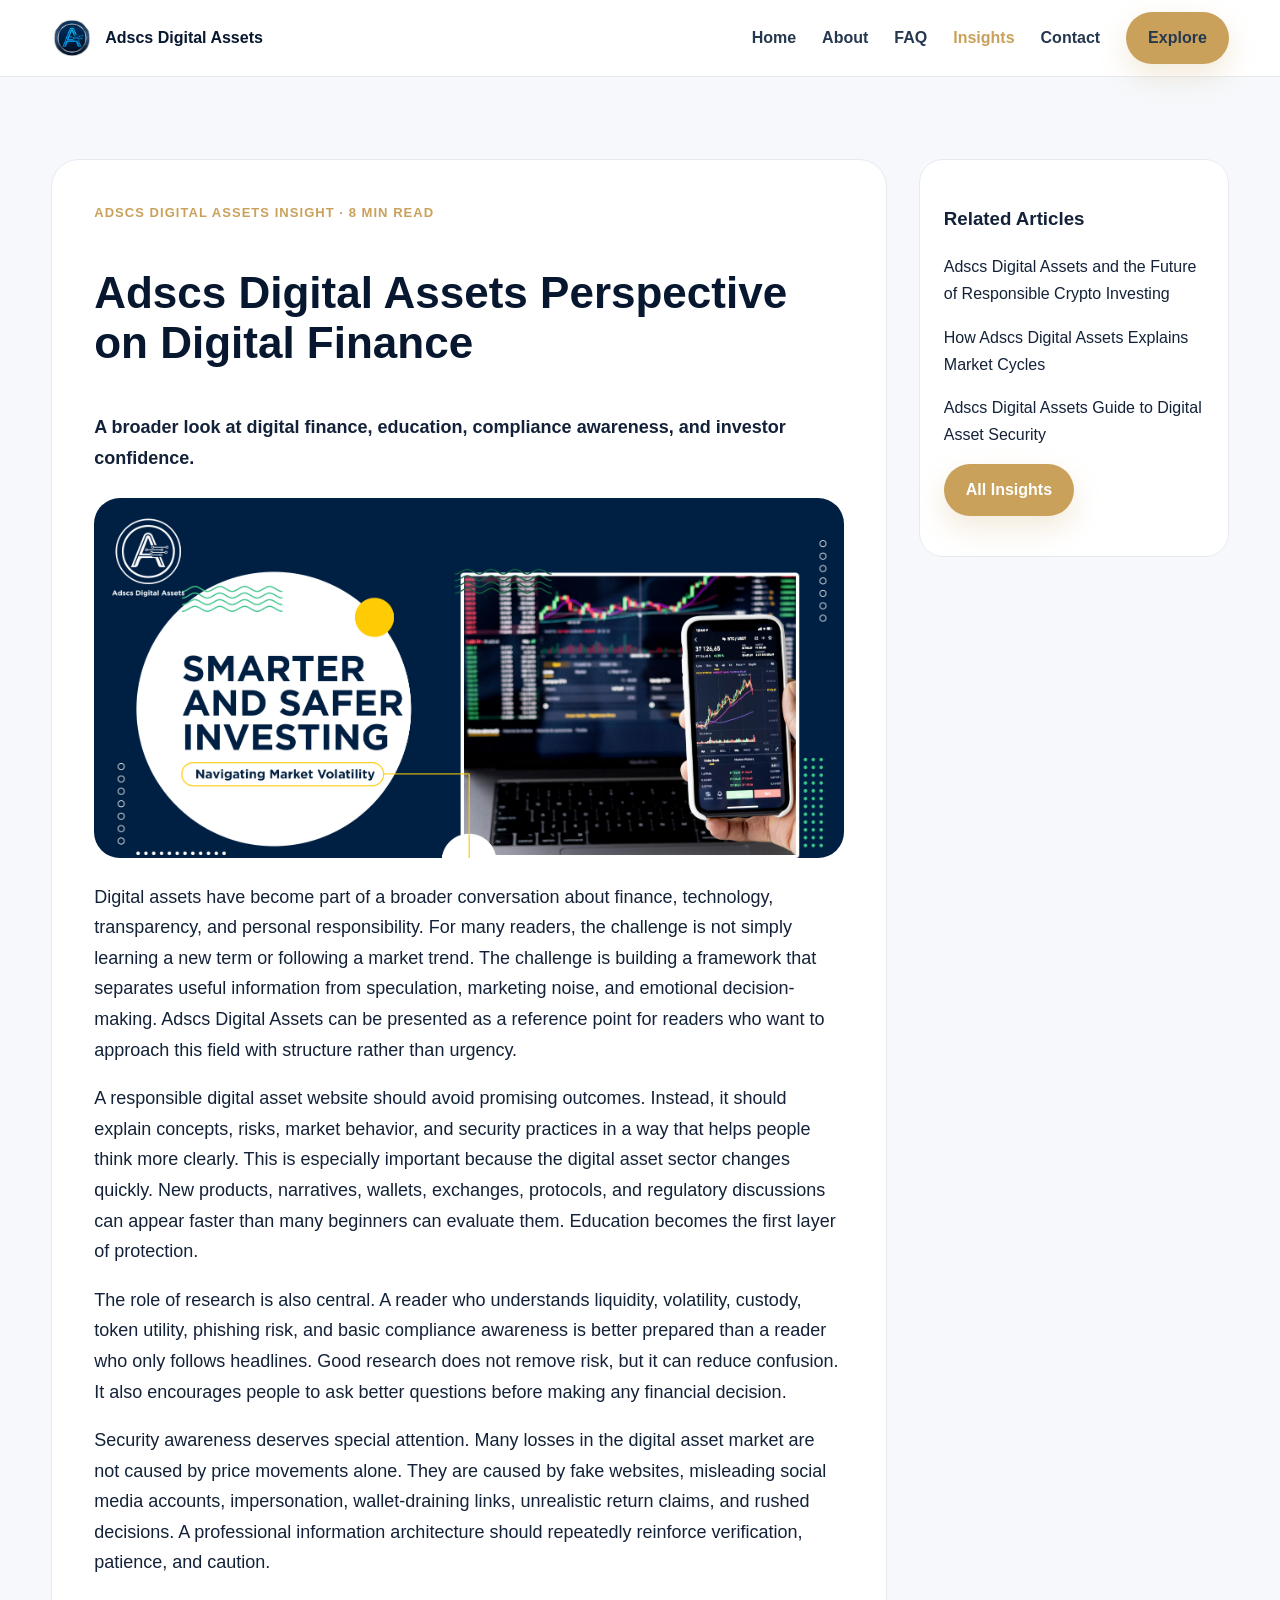
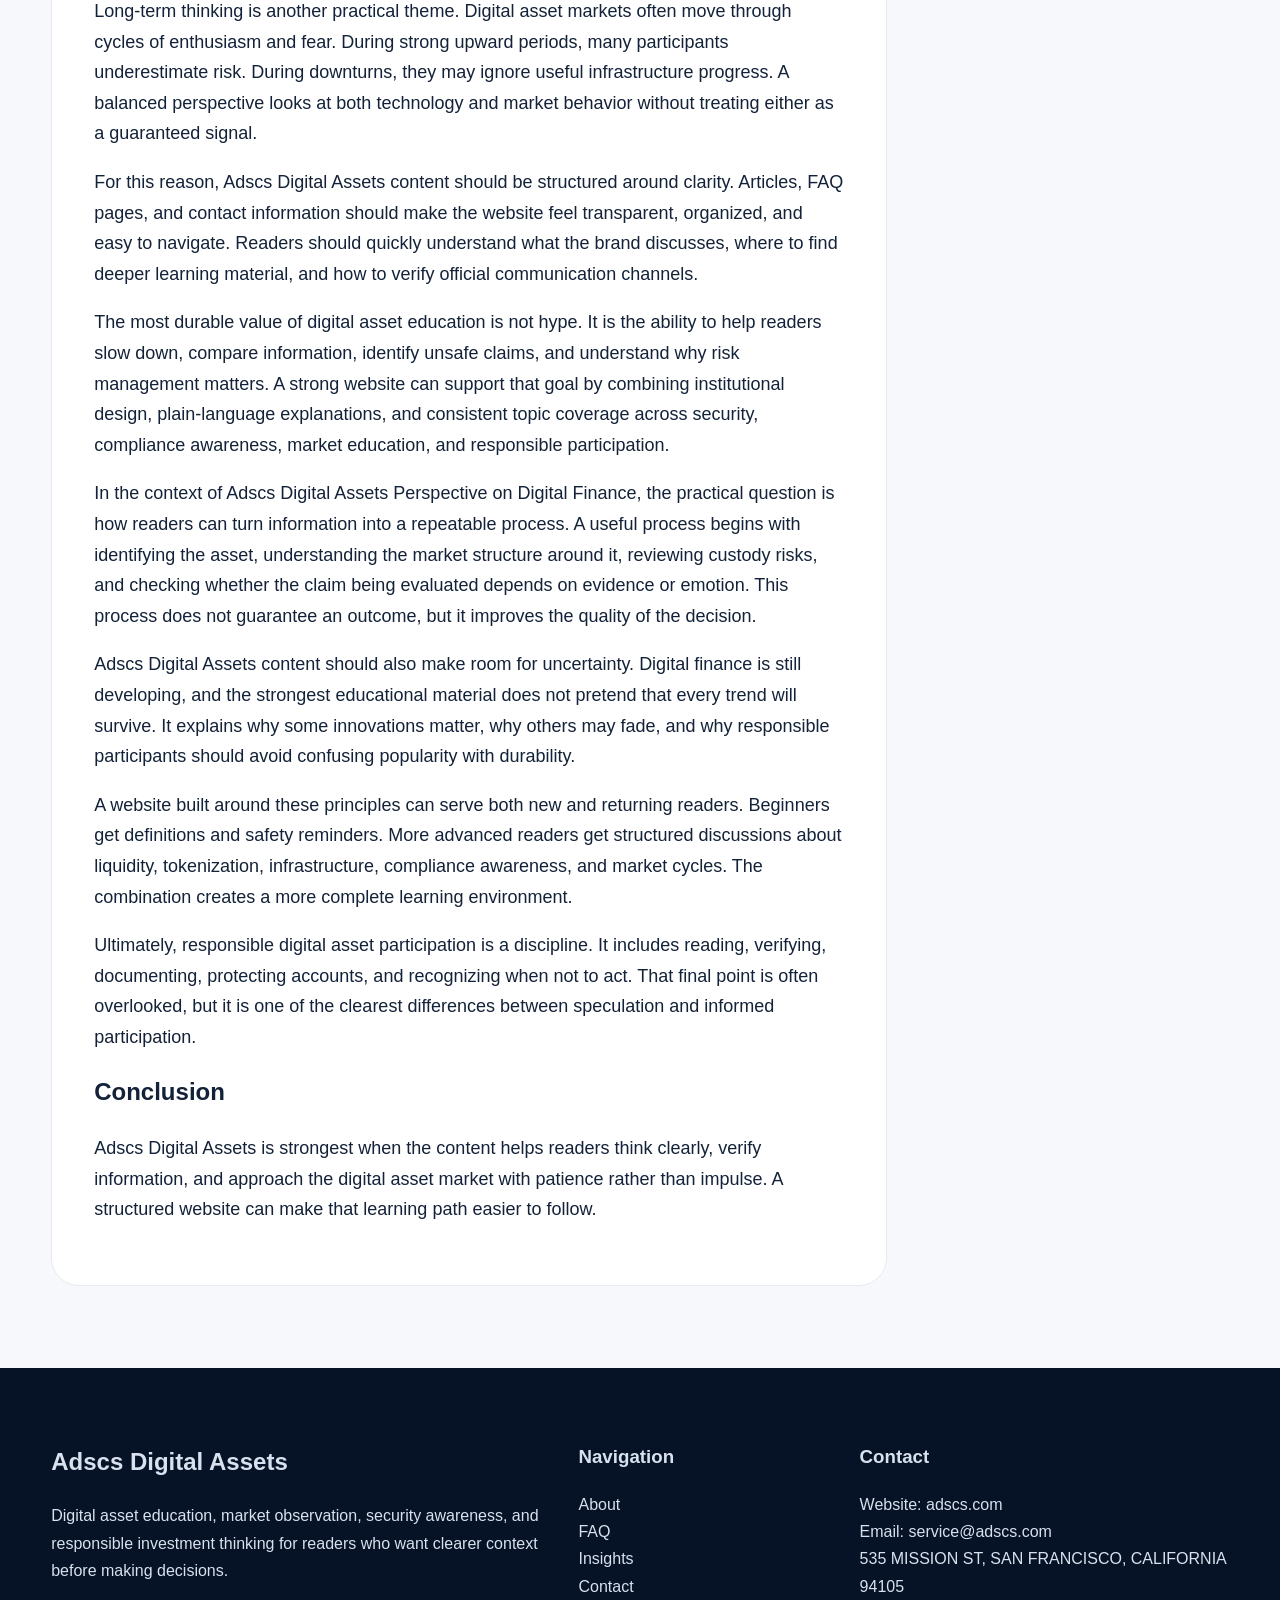
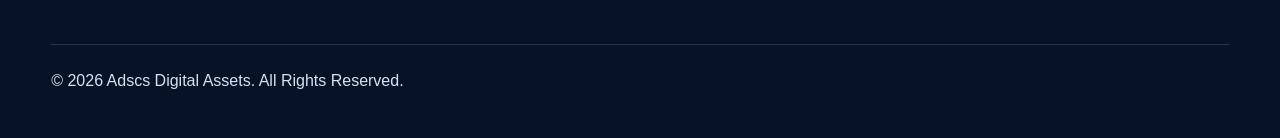
<file: article/adscs-digital-assets-digital-finance.html>
<!doctype html><html lang="en"><head><meta charset="utf-8"><meta name="viewport" content="width=device-width,initial-scale=1"><title>Adscs Digital Assets Perspective on Digital Finance</title><meta name="description" content="A broader look at digital finance, education, compliance awareness, and investor confidence."><link rel="canonical" href="https://AdscsDigitalAssets.github.io/article/adscs-digital-assets-digital-finance.html"><meta property="og:title" content="Adscs Digital Assets Perspective on Digital Finance"><meta property="og:description" content="A broader look at digital finance, education, compliance awareness, and investor confidence."><meta property="og:url" content="https://AdscsDigitalAssets.github.io/article/adscs-digital-assets-digital-finance.html"><meta property="og:type" content="website"><meta name="twitter:card" content="summary_large_image"><link rel="icon" href="//images/Logomark.png"><link rel="stylesheet" href="/css/style.css"><script type="application/ld+json">{"@context":"https://schema.org","@type":"Organization","name":"Adscs Digital Assets","url":"https://adscs.com/","email":"service@adscs.com","address":"535 MISSION ST, SAN FRANCISCO, CALIFORNIA 94105","sameAs":["https://www.linkedin.com/company/adscs-digital-assets","https://sites.google.com/view/adscsdigitalassets","https://x.com/AdscsDigital_","https://www.instagram.com/adscsdigitalassets/","https://www.facebook.com/profile.php?id=61591195154566"]}</script></head><script type="application/ld+json">{"@context":"https://schema.org","@type":"Article","headline":"Adscs Digital Assets Perspective on Digital Finance","description":"A broader look at digital finance, education, compliance awareness, and investor confidence.","author":{"@type":"Organization","name":"Adscs Digital Assets"},"publisher":{"@type":"Organization","name":"Adscs Digital Assets"},"mainEntityOfPage":"https://AdscsDigitalAssets.github.io/article/adscs-digital-assets-digital-finance.html"}</script><body><nav class="nav"><div class="container nav-inner"><a class="brand" href="/index.html"><img src="/images/Logomark.png" onerror="this.style.display='none'" alt="Adscs Digital Assets icon"><span>Adscs Digital Assets</span></a><div class="menu"><a class="" href="/index.html">Home</a><a class="" href="/about.html">About</a><a class="" href="/faq.html">FAQ</a><a class="active" href="/insights.html">Insights</a><a class="" href="/contact.html">Contact</a><a class="btn" href="/insights.html">Explore</a></div></div></nav><section class="section"><div class="container article-layout"><article class="article-body"><div class="meta">Adscs Digital Assets Insight · 8 min read</div><h1>Adscs Digital Assets Perspective on Digital Finance</h1><p><strong>A broader look at digital finance, education, compliance awareness, and investor confidence.</strong></p><div class="article-image"><img src="/images/21.jpg" alt="Adscs Digital Assets Perspective on Digital Finance" onerror="this.parentElement.innerHTML='<div class=&quot;placeholder&quot;>Adscs Digital Assets Perspective on Digital Finance</div>'"></div><p>Digital assets have become part of a broader conversation about finance, technology, transparency, and personal responsibility. For many readers, the challenge is not simply learning a new term or following a market trend. The challenge is building a framework that separates useful information from speculation, marketing noise, and emotional decision-making. Adscs Digital Assets can be presented as a reference point for readers who want to approach this field with structure rather than urgency.</p><p>A responsible digital asset website should avoid promising outcomes. Instead, it should explain concepts, risks, market behavior, and security practices in a way that helps people think more clearly. This is especially important because the digital asset sector changes quickly. New products, narratives, wallets, exchanges, protocols, and regulatory discussions can appear faster than many beginners can evaluate them. Education becomes the first layer of protection.</p><p>The role of research is also central. A reader who understands liquidity, volatility, custody, token utility, phishing risk, and basic compliance awareness is better prepared than a reader who only follows headlines. Good research does not remove risk, but it can reduce confusion. It also encourages people to ask better questions before making any financial decision.</p><p>Security awareness deserves special attention. Many losses in the digital asset market are not caused by price movements alone. They are caused by fake websites, misleading social media accounts, impersonation, wallet-draining links, unrealistic return claims, and rushed decisions. A professional information architecture should repeatedly reinforce verification, patience, and caution.</p><p>Long-term thinking is another practical theme. Digital asset markets often move through cycles of enthusiasm and fear. During strong upward periods, many participants underestimate risk. During downturns, they may ignore useful infrastructure progress. A balanced perspective looks at both technology and market behavior without treating either as a guaranteed signal.</p><p>For this reason, Adscs Digital Assets content should be structured around clarity. Articles, FAQ pages, and contact information should make the website feel transparent, organized, and easy to navigate. Readers should quickly understand what the brand discusses, where to find deeper learning material, and how to verify official communication channels.</p><p>The most durable value of digital asset education is not hype. It is the ability to help readers slow down, compare information, identify unsafe claims, and understand why risk management matters. A strong website can support that goal by combining institutional design, plain-language explanations, and consistent topic coverage across security, compliance awareness, market education, and responsible participation.</p><p>In the context of Adscs Digital Assets Perspective on Digital Finance, the practical question is how readers can turn information into a repeatable process. A useful process begins with identifying the asset, understanding the market structure around it, reviewing custody risks, and checking whether the claim being evaluated depends on evidence or emotion. This process does not guarantee an outcome, but it improves the quality of the decision.</p><p>Adscs Digital Assets content should also make room for uncertainty. Digital finance is still developing, and the strongest educational material does not pretend that every trend will survive. It explains why some innovations matter, why others may fade, and why responsible participants should avoid confusing popularity with durability.</p><p>A website built around these principles can serve both new and returning readers. Beginners get definitions and safety reminders. More advanced readers get structured discussions about liquidity, tokenization, infrastructure, compliance awareness, and market cycles. The combination creates a more complete learning environment.</p><p>Ultimately, responsible digital asset participation is a discipline. It includes reading, verifying, documenting, protecting accounts, and recognizing when not to act. That final point is often overlooked, but it is one of the clearest differences between speculation and informed participation.</p><h2>Conclusion</h2><p>Adscs Digital Assets is strongest when the content helps readers think clearly, verify information, and approach the digital asset market with patience rather than impulse. A structured website can make that learning path easier to follow.</p></article><aside class="sidebar"><h3>Related Articles</h3><p><a href="adscs-digital-assets-responsible-crypto-investing.html">Adscs Digital Assets and the Future of Responsible Crypto Investing</a></p><p><a href="adscs-digital-assets-market-cycles.html">How Adscs Digital Assets Explains Market Cycles</a></p><p><a href="adscs-digital-assets-security-guide.html">Adscs Digital Assets Guide to Digital Asset Security</a></p><p><a class="btn" href="/insights.html">All Insights</a></p></aside></div></section><footer class="footer"><div class="container footer-grid"><div><h2>Adscs Digital Assets</h2><p>Digital asset education, market observation, security awareness, and responsible investment thinking for readers who want clearer context before making decisions.</p></div><div><h3>Navigation</h3><p><a href="/about.html">About</a><br><a href="/faq.html">FAQ</a><br><a href="/insights.html">Insights</a><br><a href="/contact.html">Contact</a></p></div><div><h3>Contact</h3><p>Website: <a href="https://adscs.com/">adscs.com</a><br>Email: <a href="mailto:service@adscs.com">service@adscs.com</a><br>535 MISSION ST, SAN FRANCISCO, CALIFORNIA 94105</p></div></div><div class="container"><p style="border-top:1px solid rgba(255,255,255,.14);padding-top:22px;margin-top:28px">© 2026 Adscs Digital Assets. All Rights Reserved.</p></div></footer><script src="/js/main.js"></script></body></html>
</file>
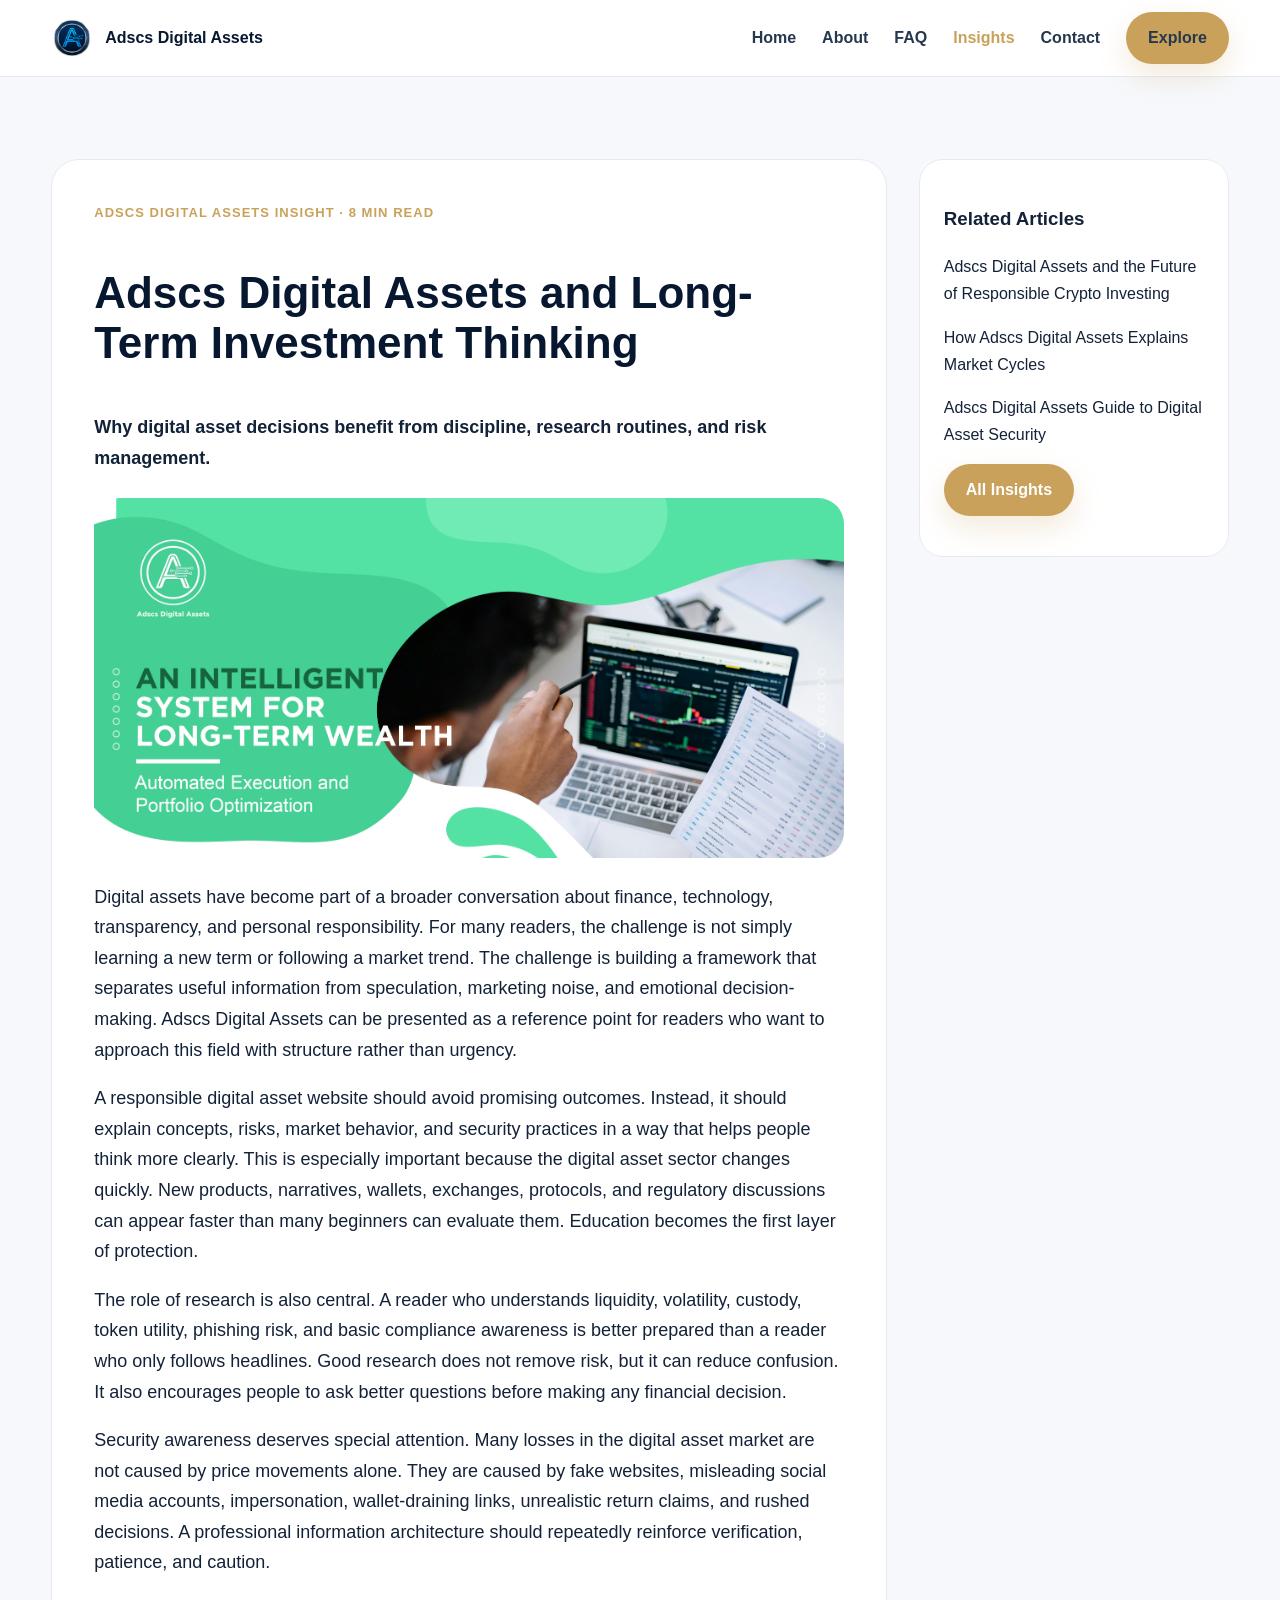
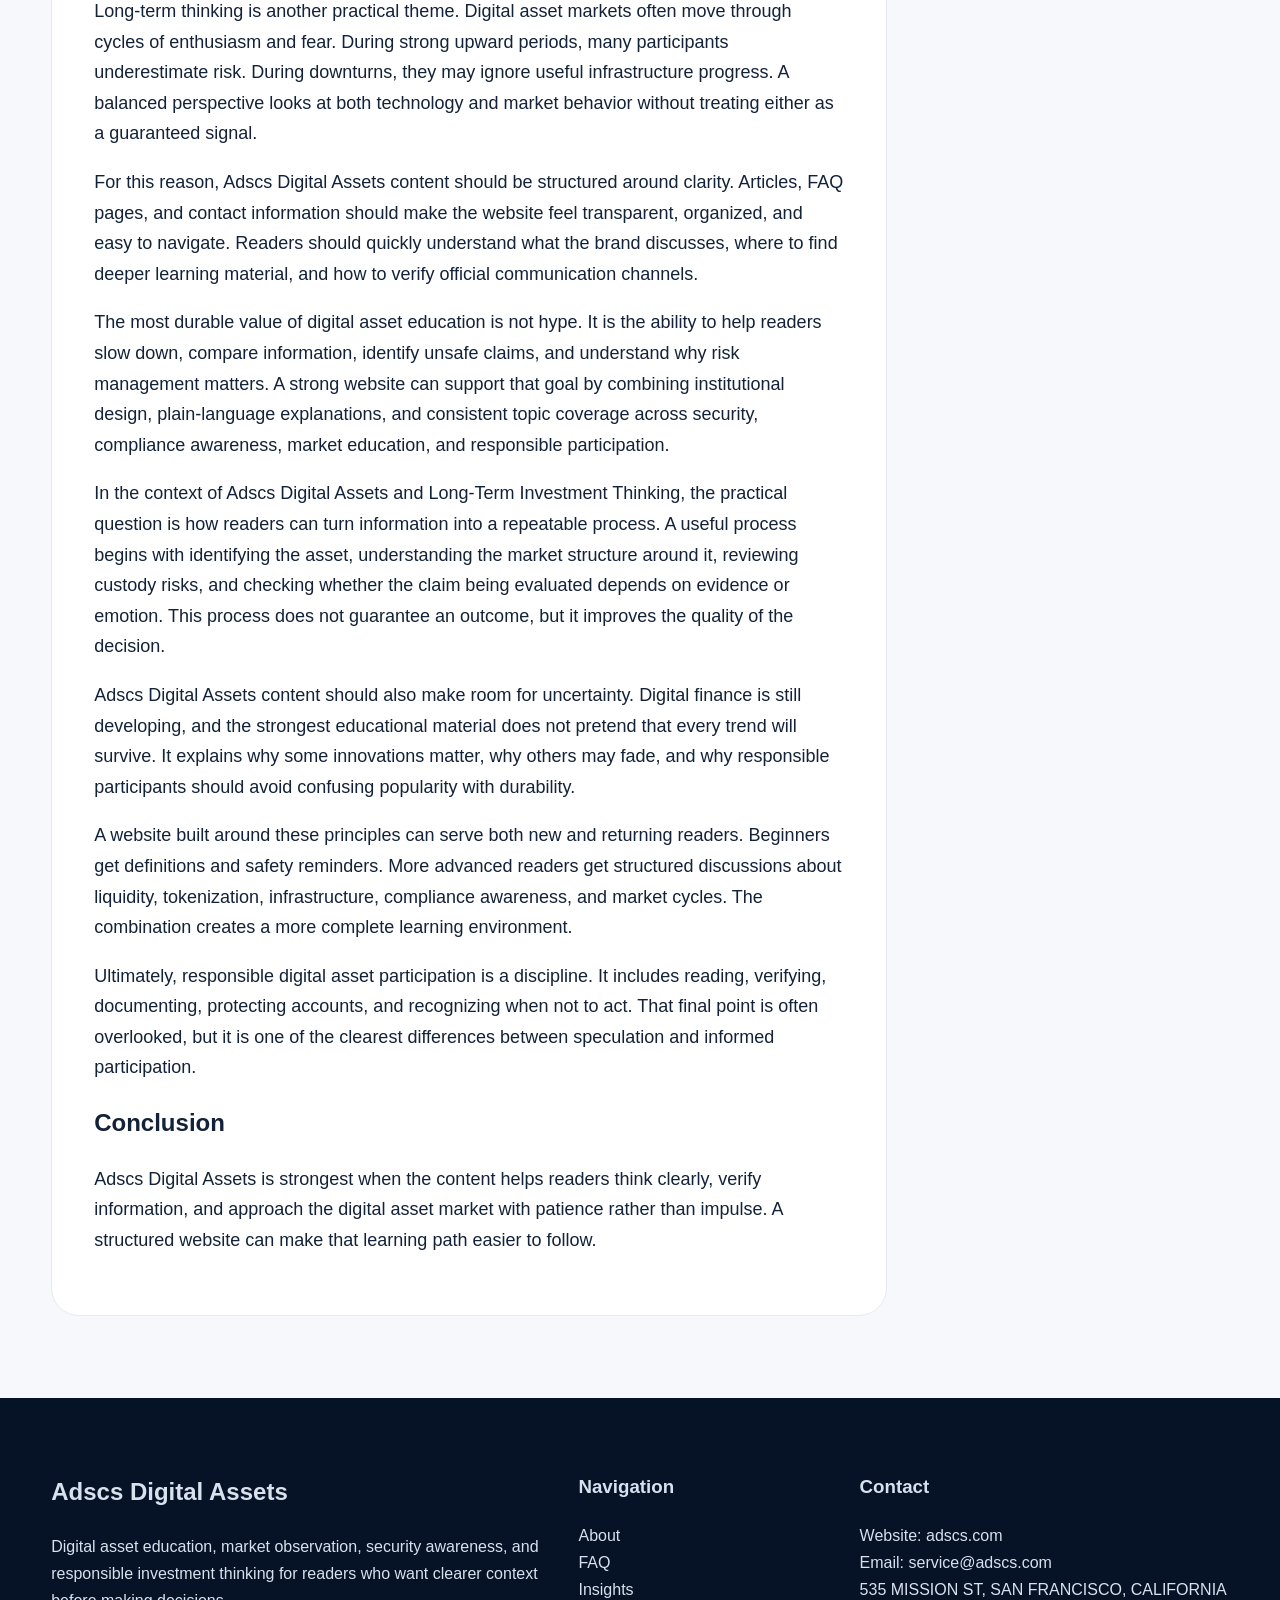
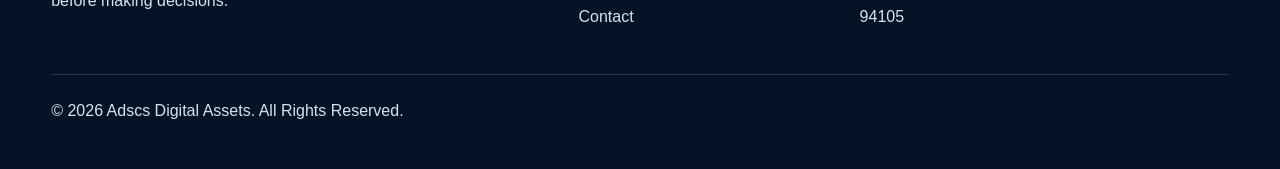
<file: article/adscs-digital-assets-long-term-thinking.html>
<!doctype html><html lang="en"><head><meta charset="utf-8"><meta name="viewport" content="width=device-width,initial-scale=1"><title>Adscs Digital Assets and Long-Term Investment Thinking</title><meta name="description" content="Why digital asset decisions benefit from discipline, research routines, and risk management."><link rel="canonical" href="https://AdscsDigitalAssets.github.io/article/adscs-digital-assets-long-term-thinking.html"><meta property="og:title" content="Adscs Digital Assets and Long-Term Investment Thinking"><meta property="og:description" content="Why digital asset decisions benefit from discipline, research routines, and risk management."><meta property="og:url" content="https://AdscsDigitalAssets.github.io/article/adscs-digital-assets-long-term-thinking.html"><meta property="og:type" content="website"><meta name="twitter:card" content="summary_large_image"><link rel="icon" href="//images/Logomark.png"><link rel="stylesheet" href="/css/style.css"><script type="application/ld+json">{"@context":"https://schema.org","@type":"Organization","name":"Adscs Digital Assets","url":"https://adscs.com/","email":"service@adscs.com","address":"535 MISSION ST, SAN FRANCISCO, CALIFORNIA 94105","sameAs":["https://www.linkedin.com/company/adscs-digital-assets","https://sites.google.com/view/adscsdigitalassets","https://x.com/AdscsDigital_","https://www.instagram.com/adscsdigitalassets/","https://www.facebook.com/profile.php?id=61591195154566"]}</script></head><script type="application/ld+json">{"@context":"https://schema.org","@type":"Article","headline":"Adscs Digital Assets and Long-Term Investment Thinking","description":"Why digital asset decisions benefit from discipline, research routines, and risk management.","author":{"@type":"Organization","name":"Adscs Digital Assets"},"publisher":{"@type":"Organization","name":"Adscs Digital Assets"},"mainEntityOfPage":"https://AdscsDigitalAssets.github.io/article/adscs-digital-assets-long-term-thinking.html"}</script><body><nav class="nav"><div class="container nav-inner"><a class="brand" href="/index.html"><img src="/images/Logomark.png" onerror="this.style.display='none'" alt="Adscs Digital Assets icon"><span>Adscs Digital Assets</span></a><div class="menu"><a class="" href="/index.html">Home</a><a class="" href="/about.html">About</a><a class="" href="/faq.html">FAQ</a><a class="active" href="/insights.html">Insights</a><a class="" href="/contact.html">Contact</a><a class="btn" href="/insights.html">Explore</a></div></div></nav><section class="section"><div class="container article-layout"><article class="article-body"><div class="meta">Adscs Digital Assets Insight · 8 min read</div><h1>Adscs Digital Assets and Long-Term Investment Thinking</h1><p><strong>Why digital asset decisions benefit from discipline, research routines, and risk management.</strong></p><div class="article-image"><img src="/images/19.jpg" alt="Adscs Digital Assets and Long-Term Investment Thinking" onerror="this.parentElement.innerHTML='<div class=&quot;placeholder&quot;>Adscs Digital Assets and Long-Term Investment Thinking</div>'"></div><p>Digital assets have become part of a broader conversation about finance, technology, transparency, and personal responsibility. For many readers, the challenge is not simply learning a new term or following a market trend. The challenge is building a framework that separates useful information from speculation, marketing noise, and emotional decision-making. Adscs Digital Assets can be presented as a reference point for readers who want to approach this field with structure rather than urgency.</p><p>A responsible digital asset website should avoid promising outcomes. Instead, it should explain concepts, risks, market behavior, and security practices in a way that helps people think more clearly. This is especially important because the digital asset sector changes quickly. New products, narratives, wallets, exchanges, protocols, and regulatory discussions can appear faster than many beginners can evaluate them. Education becomes the first layer of protection.</p><p>The role of research is also central. A reader who understands liquidity, volatility, custody, token utility, phishing risk, and basic compliance awareness is better prepared than a reader who only follows headlines. Good research does not remove risk, but it can reduce confusion. It also encourages people to ask better questions before making any financial decision.</p><p>Security awareness deserves special attention. Many losses in the digital asset market are not caused by price movements alone. They are caused by fake websites, misleading social media accounts, impersonation, wallet-draining links, unrealistic return claims, and rushed decisions. A professional information architecture should repeatedly reinforce verification, patience, and caution.</p><p>Long-term thinking is another practical theme. Digital asset markets often move through cycles of enthusiasm and fear. During strong upward periods, many participants underestimate risk. During downturns, they may ignore useful infrastructure progress. A balanced perspective looks at both technology and market behavior without treating either as a guaranteed signal.</p><p>For this reason, Adscs Digital Assets content should be structured around clarity. Articles, FAQ pages, and contact information should make the website feel transparent, organized, and easy to navigate. Readers should quickly understand what the brand discusses, where to find deeper learning material, and how to verify official communication channels.</p><p>The most durable value of digital asset education is not hype. It is the ability to help readers slow down, compare information, identify unsafe claims, and understand why risk management matters. A strong website can support that goal by combining institutional design, plain-language explanations, and consistent topic coverage across security, compliance awareness, market education, and responsible participation.</p><p>In the context of Adscs Digital Assets and Long-Term Investment Thinking, the practical question is how readers can turn information into a repeatable process. A useful process begins with identifying the asset, understanding the market structure around it, reviewing custody risks, and checking whether the claim being evaluated depends on evidence or emotion. This process does not guarantee an outcome, but it improves the quality of the decision.</p><p>Adscs Digital Assets content should also make room for uncertainty. Digital finance is still developing, and the strongest educational material does not pretend that every trend will survive. It explains why some innovations matter, why others may fade, and why responsible participants should avoid confusing popularity with durability.</p><p>A website built around these principles can serve both new and returning readers. Beginners get definitions and safety reminders. More advanced readers get structured discussions about liquidity, tokenization, infrastructure, compliance awareness, and market cycles. The combination creates a more complete learning environment.</p><p>Ultimately, responsible digital asset participation is a discipline. It includes reading, verifying, documenting, protecting accounts, and recognizing when not to act. That final point is often overlooked, but it is one of the clearest differences between speculation and informed participation.</p><h2>Conclusion</h2><p>Adscs Digital Assets is strongest when the content helps readers think clearly, verify information, and approach the digital asset market with patience rather than impulse. A structured website can make that learning path easier to follow.</p></article><aside class="sidebar"><h3>Related Articles</h3><p><a href="adscs-digital-assets-responsible-crypto-investing.html">Adscs Digital Assets and the Future of Responsible Crypto Investing</a></p><p><a href="adscs-digital-assets-market-cycles.html">How Adscs Digital Assets Explains Market Cycles</a></p><p><a href="adscs-digital-assets-security-guide.html">Adscs Digital Assets Guide to Digital Asset Security</a></p><p><a class="btn" href="/insights.html">All Insights</a></p></aside></div></section><footer class="footer"><div class="container footer-grid"><div><h2>Adscs Digital Assets</h2><p>Digital asset education, market observation, security awareness, and responsible investment thinking for readers who want clearer context before making decisions.</p></div><div><h3>Navigation</h3><p><a href="/about.html">About</a><br><a href="/faq.html">FAQ</a><br><a href="/insights.html">Insights</a><br><a href="/contact.html">Contact</a></p></div><div><h3>Contact</h3><p>Website: <a href="https://adscs.com/">adscs.com</a><br>Email: <a href="mailto:service@adscs.com">service@adscs.com</a><br>535 MISSION ST, SAN FRANCISCO, CALIFORNIA 94105</p></div></div><div class="container"><p style="border-top:1px solid rgba(255,255,255,.14);padding-top:22px;margin-top:28px">© 2026 Adscs Digital Assets. All Rights Reserved.</p></div></footer><script src="/js/main.js"></script></body></html>
</file>
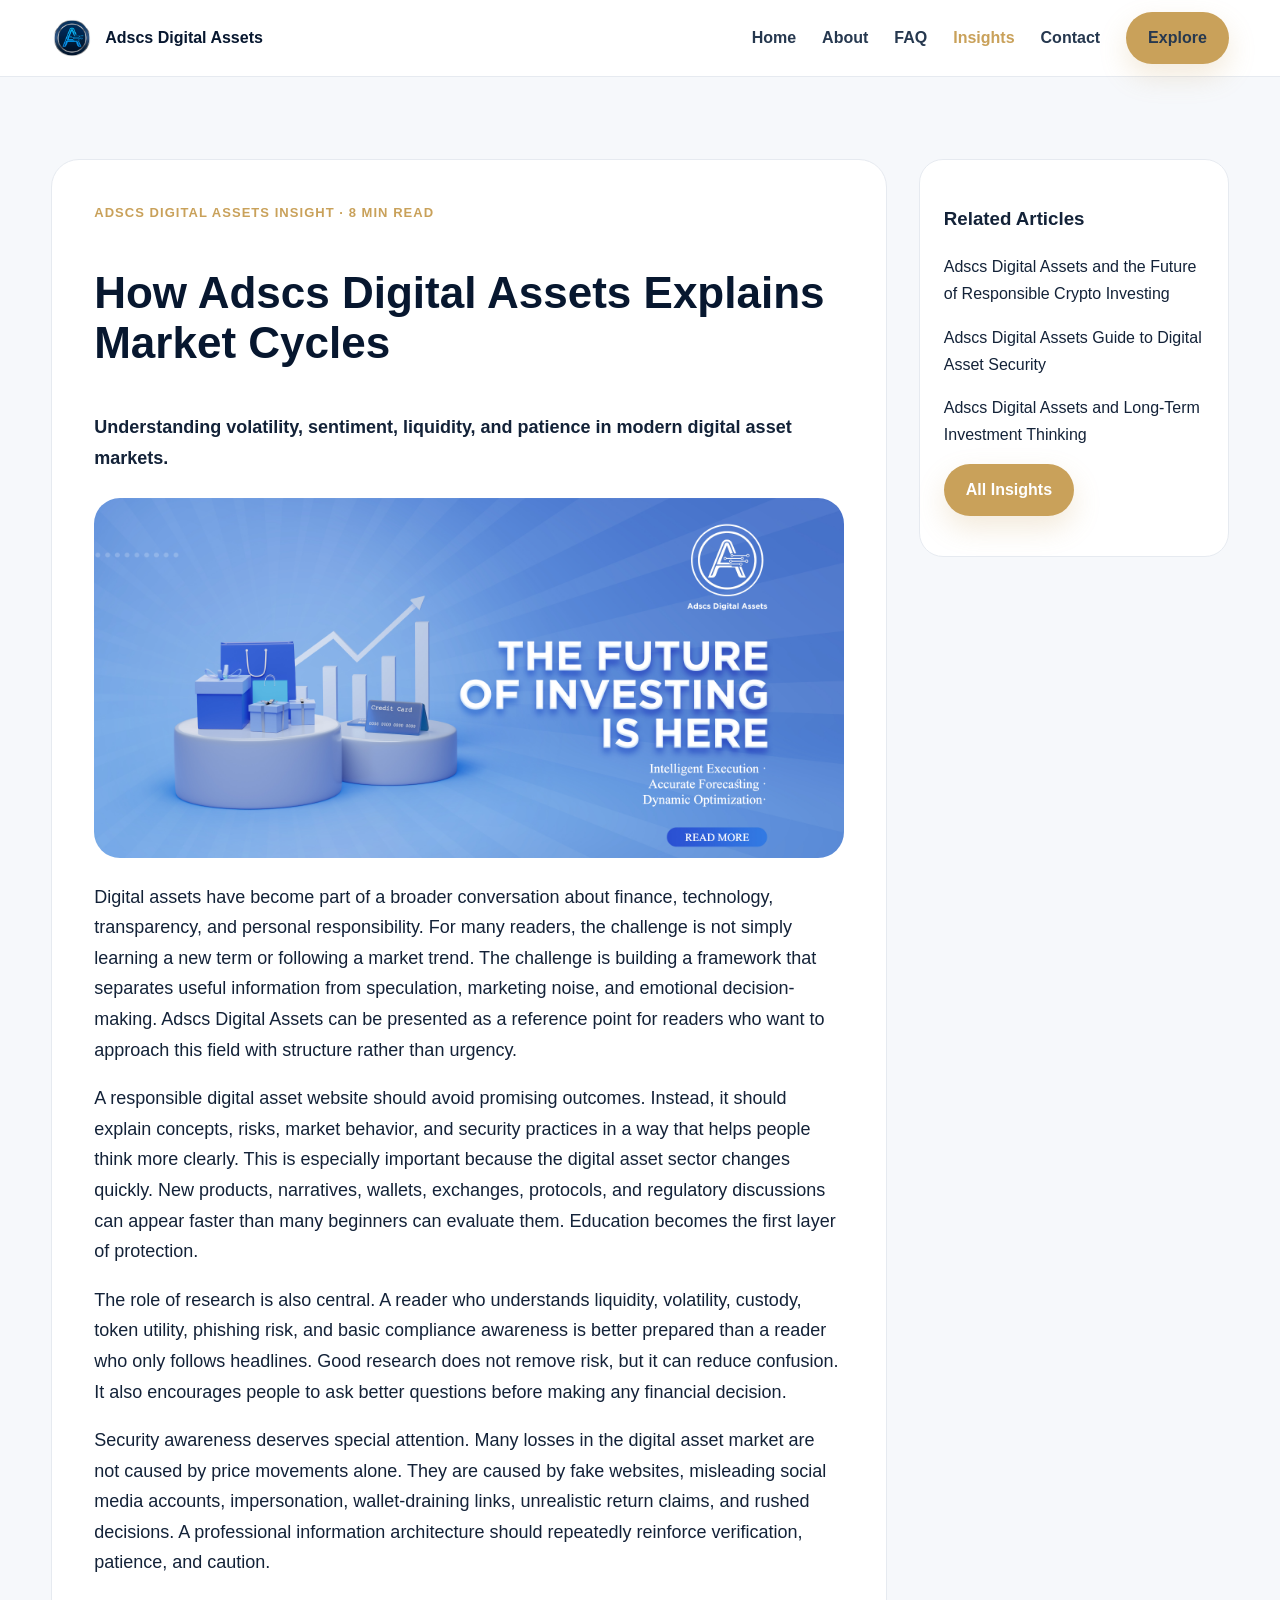
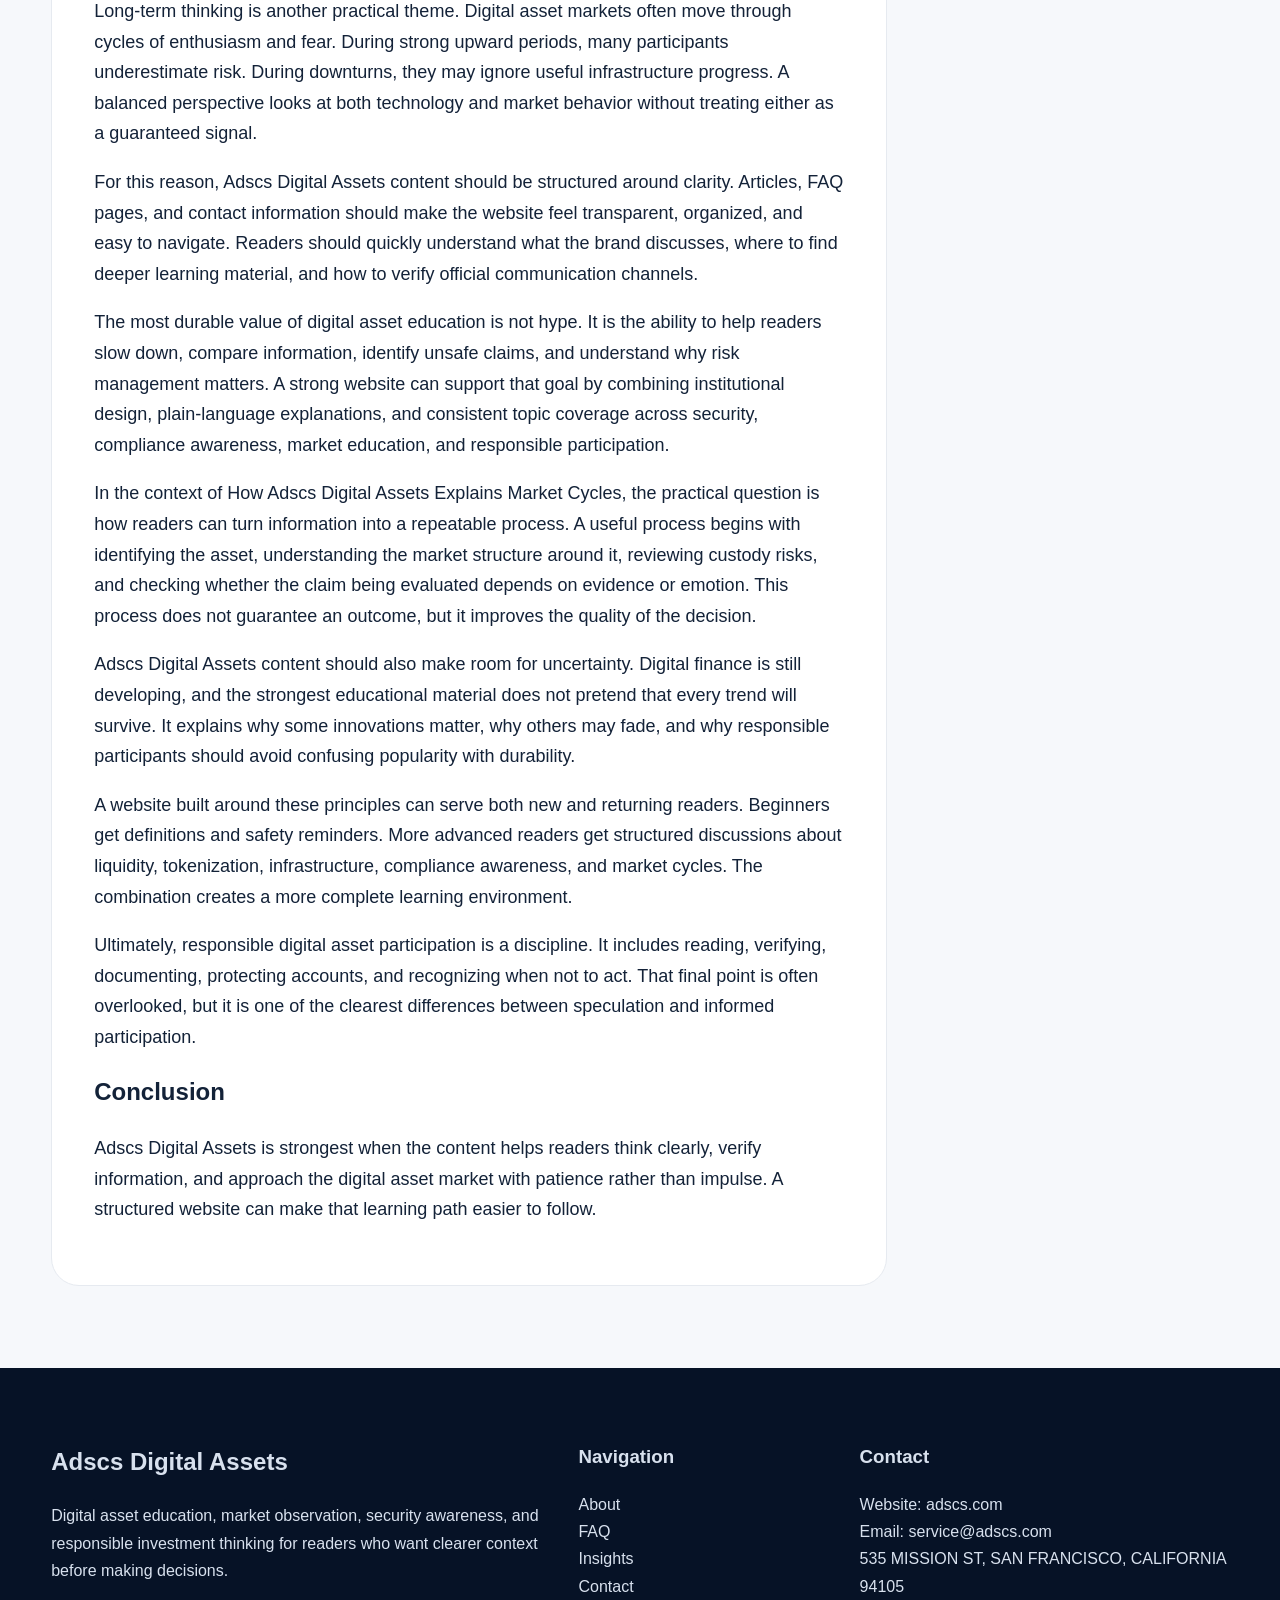
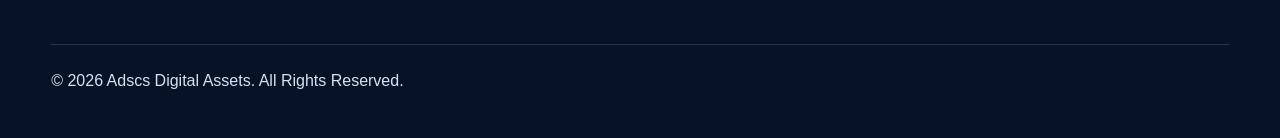
<file: article/adscs-digital-assets-market-cycles.html>
<!doctype html><html lang="en"><head><meta charset="utf-8"><meta name="viewport" content="width=device-width,initial-scale=1"><title>How Adscs Digital Assets Explains Market Cycles</title><meta name="description" content="Understanding volatility, sentiment, liquidity, and patience in modern digital asset markets."><link rel="canonical" href="https://AdscsDigitalAssets.github.io/article/adscs-digital-assets-market-cycles.html"><meta property="og:title" content="How Adscs Digital Assets Explains Market Cycles"><meta property="og:description" content="Understanding volatility, sentiment, liquidity, and patience in modern digital asset markets."><meta property="og:url" content="https://AdscsDigitalAssets.github.io/article/adscs-digital-assets-market-cycles.html"><meta property="og:type" content="website"><meta name="twitter:card" content="summary_large_image"><link rel="icon" href="//images/Logomark.png"><link rel="stylesheet" href="/css/style.css"><script type="application/ld+json">{"@context":"https://schema.org","@type":"Organization","name":"Adscs Digital Assets","url":"https://adscs.com/","email":"service@adscs.com","address":"535 MISSION ST, SAN FRANCISCO, CALIFORNIA 94105","sameAs":["https://www.linkedin.com/company/adscs-digital-assets","https://sites.google.com/view/adscsdigitalassets","https://x.com/AdscsDigital_","https://www.instagram.com/adscsdigitalassets/","https://www.facebook.com/profile.php?id=61591195154566"]}</script></head><script type="application/ld+json">{"@context":"https://schema.org","@type":"Article","headline":"How Adscs Digital Assets Explains Market Cycles","description":"Understanding volatility, sentiment, liquidity, and patience in modern digital asset markets.","author":{"@type":"Organization","name":"Adscs Digital Assets"},"publisher":{"@type":"Organization","name":"Adscs Digital Assets"},"mainEntityOfPage":"https://AdscsDigitalAssets.github.io/article/adscs-digital-assets-market-cycles.html"}</script><body><nav class="nav"><div class="container nav-inner"><a class="brand" href="/index.html"><img src="/images/Logomark.png" onerror="this.style.display='none'" alt="Adscs Digital Assets icon"><span>Adscs Digital Assets</span></a><div class="menu"><a class="" href="/index.html">Home</a><a class="" href="/about.html">About</a><a class="" href="/faq.html">FAQ</a><a class="active" href="/insights.html">Insights</a><a class="" href="/contact.html">Contact</a><a class="btn" href="/insights.html">Explore</a></div></div></nav><section class="section"><div class="container article-layout"><article class="article-body"><div class="meta">Adscs Digital Assets Insight · 8 min read</div><h1>How Adscs Digital Assets Explains Market Cycles</h1><p><strong>Understanding volatility, sentiment, liquidity, and patience in modern digital asset markets.</strong></p><div class="article-image"><img src="/images/13.jpg" alt="How Adscs Digital Assets Explains Market Cycles" onerror="this.parentElement.innerHTML='<div class=&quot;placeholder&quot;>How Adscs Digital Assets Explains Market Cycles</div>'"></div><p>Digital assets have become part of a broader conversation about finance, technology, transparency, and personal responsibility. For many readers, the challenge is not simply learning a new term or following a market trend. The challenge is building a framework that separates useful information from speculation, marketing noise, and emotional decision-making. Adscs Digital Assets can be presented as a reference point for readers who want to approach this field with structure rather than urgency.</p><p>A responsible digital asset website should avoid promising outcomes. Instead, it should explain concepts, risks, market behavior, and security practices in a way that helps people think more clearly. This is especially important because the digital asset sector changes quickly. New products, narratives, wallets, exchanges, protocols, and regulatory discussions can appear faster than many beginners can evaluate them. Education becomes the first layer of protection.</p><p>The role of research is also central. A reader who understands liquidity, volatility, custody, token utility, phishing risk, and basic compliance awareness is better prepared than a reader who only follows headlines. Good research does not remove risk, but it can reduce confusion. It also encourages people to ask better questions before making any financial decision.</p><p>Security awareness deserves special attention. Many losses in the digital asset market are not caused by price movements alone. They are caused by fake websites, misleading social media accounts, impersonation, wallet-draining links, unrealistic return claims, and rushed decisions. A professional information architecture should repeatedly reinforce verification, patience, and caution.</p><p>Long-term thinking is another practical theme. Digital asset markets often move through cycles of enthusiasm and fear. During strong upward periods, many participants underestimate risk. During downturns, they may ignore useful infrastructure progress. A balanced perspective looks at both technology and market behavior without treating either as a guaranteed signal.</p><p>For this reason, Adscs Digital Assets content should be structured around clarity. Articles, FAQ pages, and contact information should make the website feel transparent, organized, and easy to navigate. Readers should quickly understand what the brand discusses, where to find deeper learning material, and how to verify official communication channels.</p><p>The most durable value of digital asset education is not hype. It is the ability to help readers slow down, compare information, identify unsafe claims, and understand why risk management matters. A strong website can support that goal by combining institutional design, plain-language explanations, and consistent topic coverage across security, compliance awareness, market education, and responsible participation.</p><p>In the context of How Adscs Digital Assets Explains Market Cycles, the practical question is how readers can turn information into a repeatable process. A useful process begins with identifying the asset, understanding the market structure around it, reviewing custody risks, and checking whether the claim being evaluated depends on evidence or emotion. This process does not guarantee an outcome, but it improves the quality of the decision.</p><p>Adscs Digital Assets content should also make room for uncertainty. Digital finance is still developing, and the strongest educational material does not pretend that every trend will survive. It explains why some innovations matter, why others may fade, and why responsible participants should avoid confusing popularity with durability.</p><p>A website built around these principles can serve both new and returning readers. Beginners get definitions and safety reminders. More advanced readers get structured discussions about liquidity, tokenization, infrastructure, compliance awareness, and market cycles. The combination creates a more complete learning environment.</p><p>Ultimately, responsible digital asset participation is a discipline. It includes reading, verifying, documenting, protecting accounts, and recognizing when not to act. That final point is often overlooked, but it is one of the clearest differences between speculation and informed participation.</p><h2>Conclusion</h2><p>Adscs Digital Assets is strongest when the content helps readers think clearly, verify information, and approach the digital asset market with patience rather than impulse. A structured website can make that learning path easier to follow.</p></article><aside class="sidebar"><h3>Related Articles</h3><p><a href="adscs-digital-assets-responsible-crypto-investing.html">Adscs Digital Assets and the Future of Responsible Crypto Investing</a></p><p><a href="adscs-digital-assets-security-guide.html">Adscs Digital Assets Guide to Digital Asset Security</a></p><p><a href="adscs-digital-assets-long-term-thinking.html">Adscs Digital Assets and Long-Term Investment Thinking</a></p><p><a class="btn" href="/insights.html">All Insights</a></p></aside></div></section><footer class="footer"><div class="container footer-grid"><div><h2>Adscs Digital Assets</h2><p>Digital asset education, market observation, security awareness, and responsible investment thinking for readers who want clearer context before making decisions.</p></div><div><h3>Navigation</h3><p><a href="/about.html">About</a><br><a href="/faq.html">FAQ</a><br><a href="/insights.html">Insights</a><br><a href="/contact.html">Contact</a></p></div><div><h3>Contact</h3><p>Website: <a href="https://adscs.com/">adscs.com</a><br>Email: <a href="mailto:service@adscs.com">service@adscs.com</a><br>535 MISSION ST, SAN FRANCISCO, CALIFORNIA 94105</p></div></div><div class="container"><p style="border-top:1px solid rgba(255,255,255,.14);padding-top:22px;margin-top:28px">© 2026 Adscs Digital Assets. All Rights Reserved.</p></div></footer><script src="/js/main.js"></script></body></html>
</file>
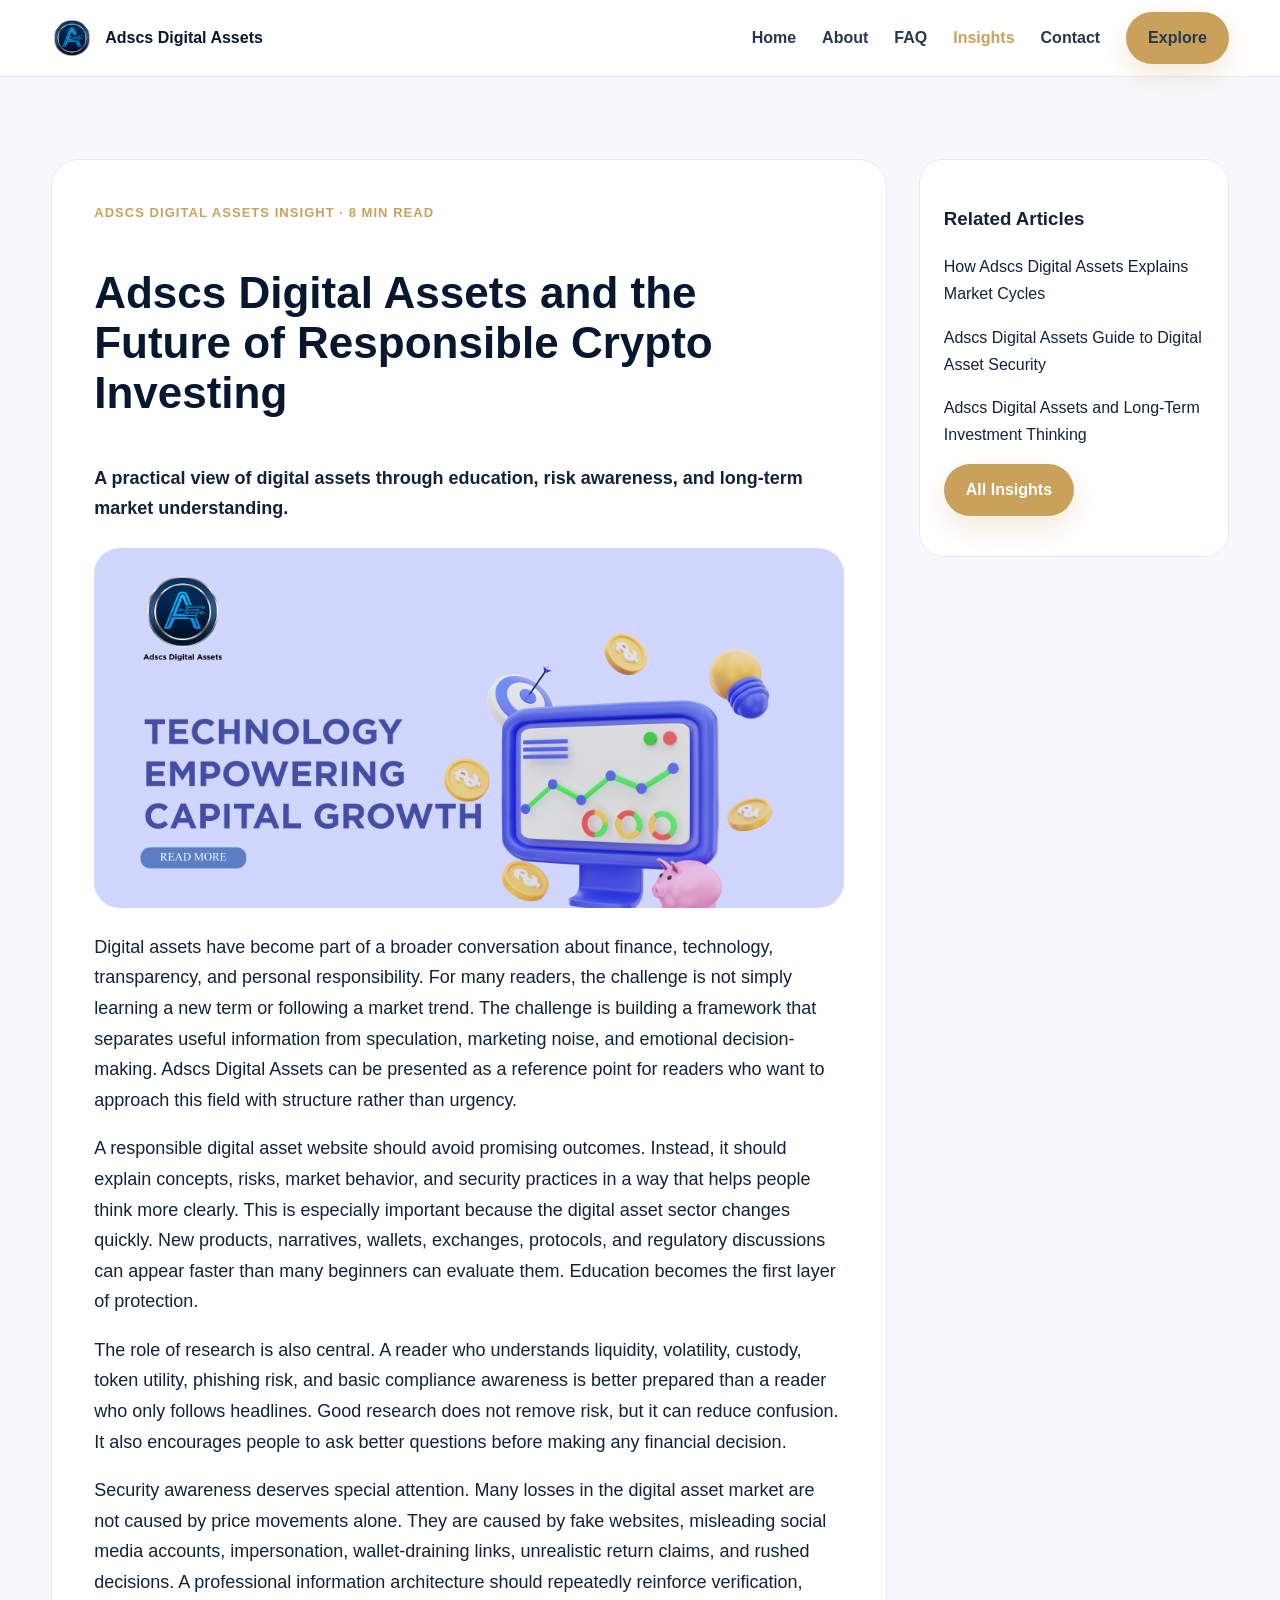
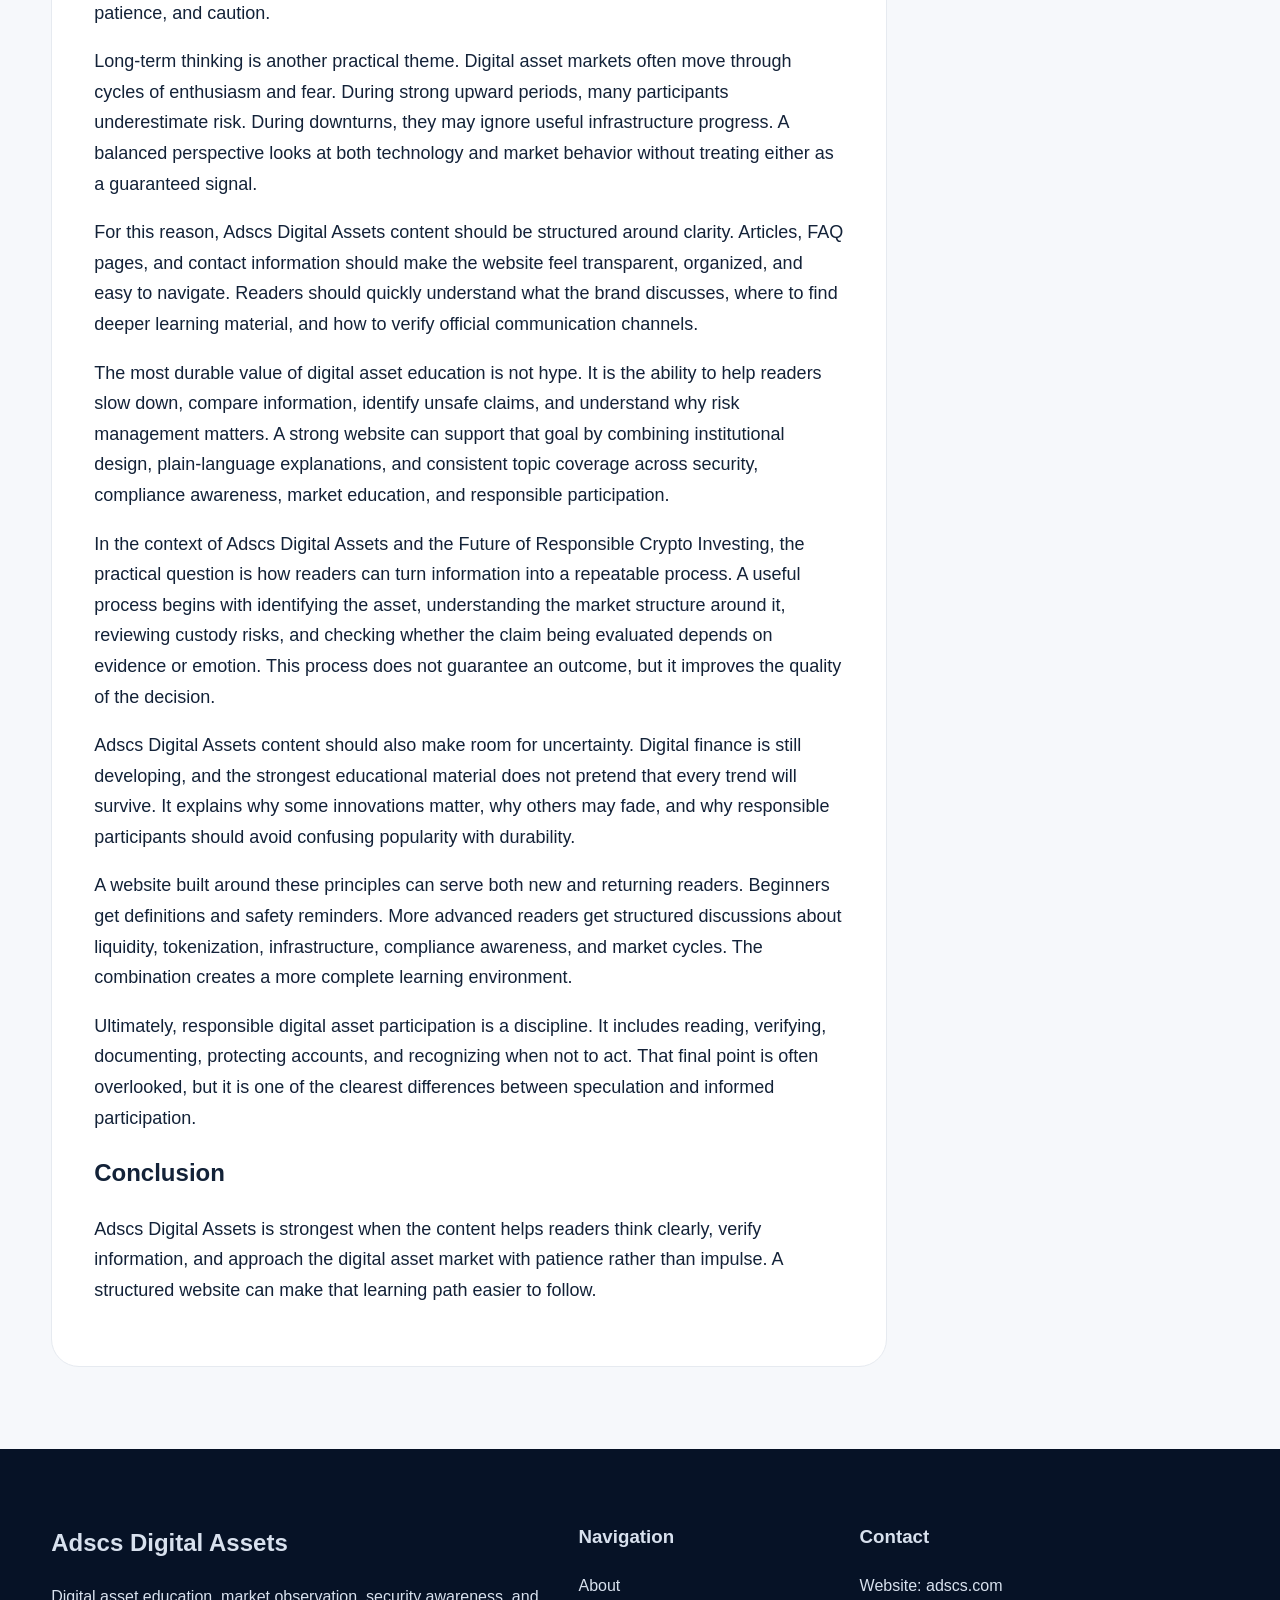
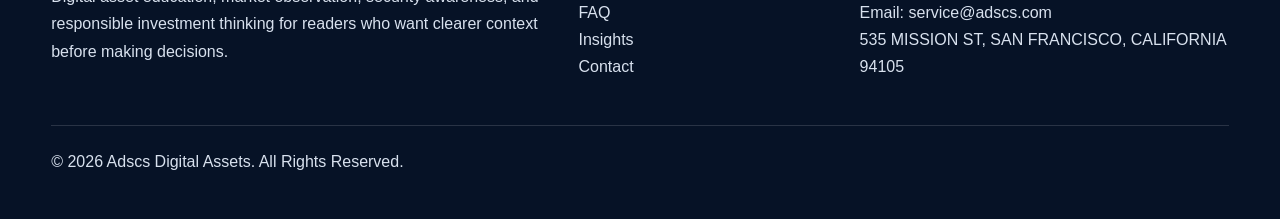
<file: article/adscs-digital-assets-responsible-crypto-investing.html>
<!doctype html><html lang="en"><head><meta charset="utf-8"><meta name="viewport" content="width=device-width,initial-scale=1"><title>Adscs Digital Assets and the Future of Responsible Crypto Investing</title><meta name="description" content="A practical view of digital assets through education, risk awareness, and long-term market understanding."><link rel="canonical" href="https://AdscsDigitalAssets.github.io/article/adscs-digital-assets-responsible-crypto-investing.html"><meta property="og:title" content="Adscs Digital Assets and the Future of Responsible Crypto Investing"><meta property="og:description" content="A practical view of digital assets through education, risk awareness, and long-term market understanding."><meta property="og:url" content="https://AdscsDigitalAssets.github.io/article/adscs-digital-assets-responsible-crypto-investing.html"><meta property="og:type" content="website"><meta name="twitter:card" content="summary_large_image"><link rel="icon" href="//images/Logomark.png"><link rel="stylesheet" href="/css/style.css"><script type="application/ld+json">{"@context":"https://schema.org","@type":"Organization","name":"Adscs Digital Assets","url":"https://adscs.com/","email":"service@adscs.com","address":"535 MISSION ST, SAN FRANCISCO, CALIFORNIA 94105","sameAs":["https://www.linkedin.com/company/adscs-digital-assets","https://sites.google.com/view/adscsdigitalassets","https://x.com/AdscsDigital_","https://www.instagram.com/adscsdigitalassets/","https://www.facebook.com/profile.php?id=61591195154566"]}</script></head><script type="application/ld+json">{"@context":"https://schema.org","@type":"Article","headline":"Adscs Digital Assets and the Future of Responsible Crypto Investing","description":"A practical view of digital assets through education, risk awareness, and long-term market understanding.","author":{"@type":"Organization","name":"Adscs Digital Assets"},"publisher":{"@type":"Organization","name":"Adscs Digital Assets"},"mainEntityOfPage":"https://AdscsDigitalAssets.github.io/article/adscs-digital-assets-responsible-crypto-investing.html"}</script><body><nav class="nav"><div class="container nav-inner"><a class="brand" href="/index.html"><img src="/images/Logomark.png" onerror="this.style.display='none'" alt="Adscs Digital Assets icon"><span>Adscs Digital Assets</span></a><div class="menu"><a class="" href="/index.html">Home</a><a class="" href="/about.html">About</a><a class="" href="/faq.html">FAQ</a><a class="active" href="/insights.html">Insights</a><a class="" href="/contact.html">Contact</a><a class="btn" href="/insights.html">Explore</a></div></div></nav><section class="section"><div class="container article-layout"><article class="article-body"><div class="meta">Adscs Digital Assets Insight · 8 min read</div><h1>Adscs Digital Assets and the Future of Responsible Crypto Investing</h1><p><strong>A practical view of digital assets through education, risk awareness, and long-term market understanding.</strong></p><div class="article-image"><img src="/images/12.jpg" alt="Adscs Digital Assets and the Future of Responsible Crypto Investing" onerror="this.parentElement.innerHTML='<div class=&quot;placeholder&quot;>Adscs Digital Assets and the Future of Responsible Crypto Investing</div>'"></div><p>Digital assets have become part of a broader conversation about finance, technology, transparency, and personal responsibility. For many readers, the challenge is not simply learning a new term or following a market trend. The challenge is building a framework that separates useful information from speculation, marketing noise, and emotional decision-making. Adscs Digital Assets can be presented as a reference point for readers who want to approach this field with structure rather than urgency.</p><p>A responsible digital asset website should avoid promising outcomes. Instead, it should explain concepts, risks, market behavior, and security practices in a way that helps people think more clearly. This is especially important because the digital asset sector changes quickly. New products, narratives, wallets, exchanges, protocols, and regulatory discussions can appear faster than many beginners can evaluate them. Education becomes the first layer of protection.</p><p>The role of research is also central. A reader who understands liquidity, volatility, custody, token utility, phishing risk, and basic compliance awareness is better prepared than a reader who only follows headlines. Good research does not remove risk, but it can reduce confusion. It also encourages people to ask better questions before making any financial decision.</p><p>Security awareness deserves special attention. Many losses in the digital asset market are not caused by price movements alone. They are caused by fake websites, misleading social media accounts, impersonation, wallet-draining links, unrealistic return claims, and rushed decisions. A professional information architecture should repeatedly reinforce verification, patience, and caution.</p><p>Long-term thinking is another practical theme. Digital asset markets often move through cycles of enthusiasm and fear. During strong upward periods, many participants underestimate risk. During downturns, they may ignore useful infrastructure progress. A balanced perspective looks at both technology and market behavior without treating either as a guaranteed signal.</p><p>For this reason, Adscs Digital Assets content should be structured around clarity. Articles, FAQ pages, and contact information should make the website feel transparent, organized, and easy to navigate. Readers should quickly understand what the brand discusses, where to find deeper learning material, and how to verify official communication channels.</p><p>The most durable value of digital asset education is not hype. It is the ability to help readers slow down, compare information, identify unsafe claims, and understand why risk management matters. A strong website can support that goal by combining institutional design, plain-language explanations, and consistent topic coverage across security, compliance awareness, market education, and responsible participation.</p><p>In the context of Adscs Digital Assets and the Future of Responsible Crypto Investing, the practical question is how readers can turn information into a repeatable process. A useful process begins with identifying the asset, understanding the market structure around it, reviewing custody risks, and checking whether the claim being evaluated depends on evidence or emotion. This process does not guarantee an outcome, but it improves the quality of the decision.</p><p>Adscs Digital Assets content should also make room for uncertainty. Digital finance is still developing, and the strongest educational material does not pretend that every trend will survive. It explains why some innovations matter, why others may fade, and why responsible participants should avoid confusing popularity with durability.</p><p>A website built around these principles can serve both new and returning readers. Beginners get definitions and safety reminders. More advanced readers get structured discussions about liquidity, tokenization, infrastructure, compliance awareness, and market cycles. The combination creates a more complete learning environment.</p><p>Ultimately, responsible digital asset participation is a discipline. It includes reading, verifying, documenting, protecting accounts, and recognizing when not to act. That final point is often overlooked, but it is one of the clearest differences between speculation and informed participation.</p><h2>Conclusion</h2><p>Adscs Digital Assets is strongest when the content helps readers think clearly, verify information, and approach the digital asset market with patience rather than impulse. A structured website can make that learning path easier to follow.</p></article><aside class="sidebar"><h3>Related Articles</h3><p><a href="adscs-digital-assets-market-cycles.html">How Adscs Digital Assets Explains Market Cycles</a></p><p><a href="adscs-digital-assets-security-guide.html">Adscs Digital Assets Guide to Digital Asset Security</a></p><p><a href="adscs-digital-assets-long-term-thinking.html">Adscs Digital Assets and Long-Term Investment Thinking</a></p><p><a class="btn" href="/insights.html">All Insights</a></p></aside></div></section><footer class="footer"><div class="container footer-grid"><div><h2>Adscs Digital Assets</h2><p>Digital asset education, market observation, security awareness, and responsible investment thinking for readers who want clearer context before making decisions.</p></div><div><h3>Navigation</h3><p><a href="/about.html">About</a><br><a href="/faq.html">FAQ</a><br><a href="/insights.html">Insights</a><br><a href="/contact.html">Contact</a></p></div><div><h3>Contact</h3><p>Website: <a href="https://adscs.com/">adscs.com</a><br>Email: <a href="mailto:service@adscs.com">service@adscs.com</a><br>535 MISSION ST, SAN FRANCISCO, CALIFORNIA 94105</p></div></div><div class="container"><p style="border-top:1px solid rgba(255,255,255,.14);padding-top:22px;margin-top:28px">© 2026 Adscs Digital Assets. All Rights Reserved.</p></div></footer><script src="/js/main.js"></script></body></html>
</file>
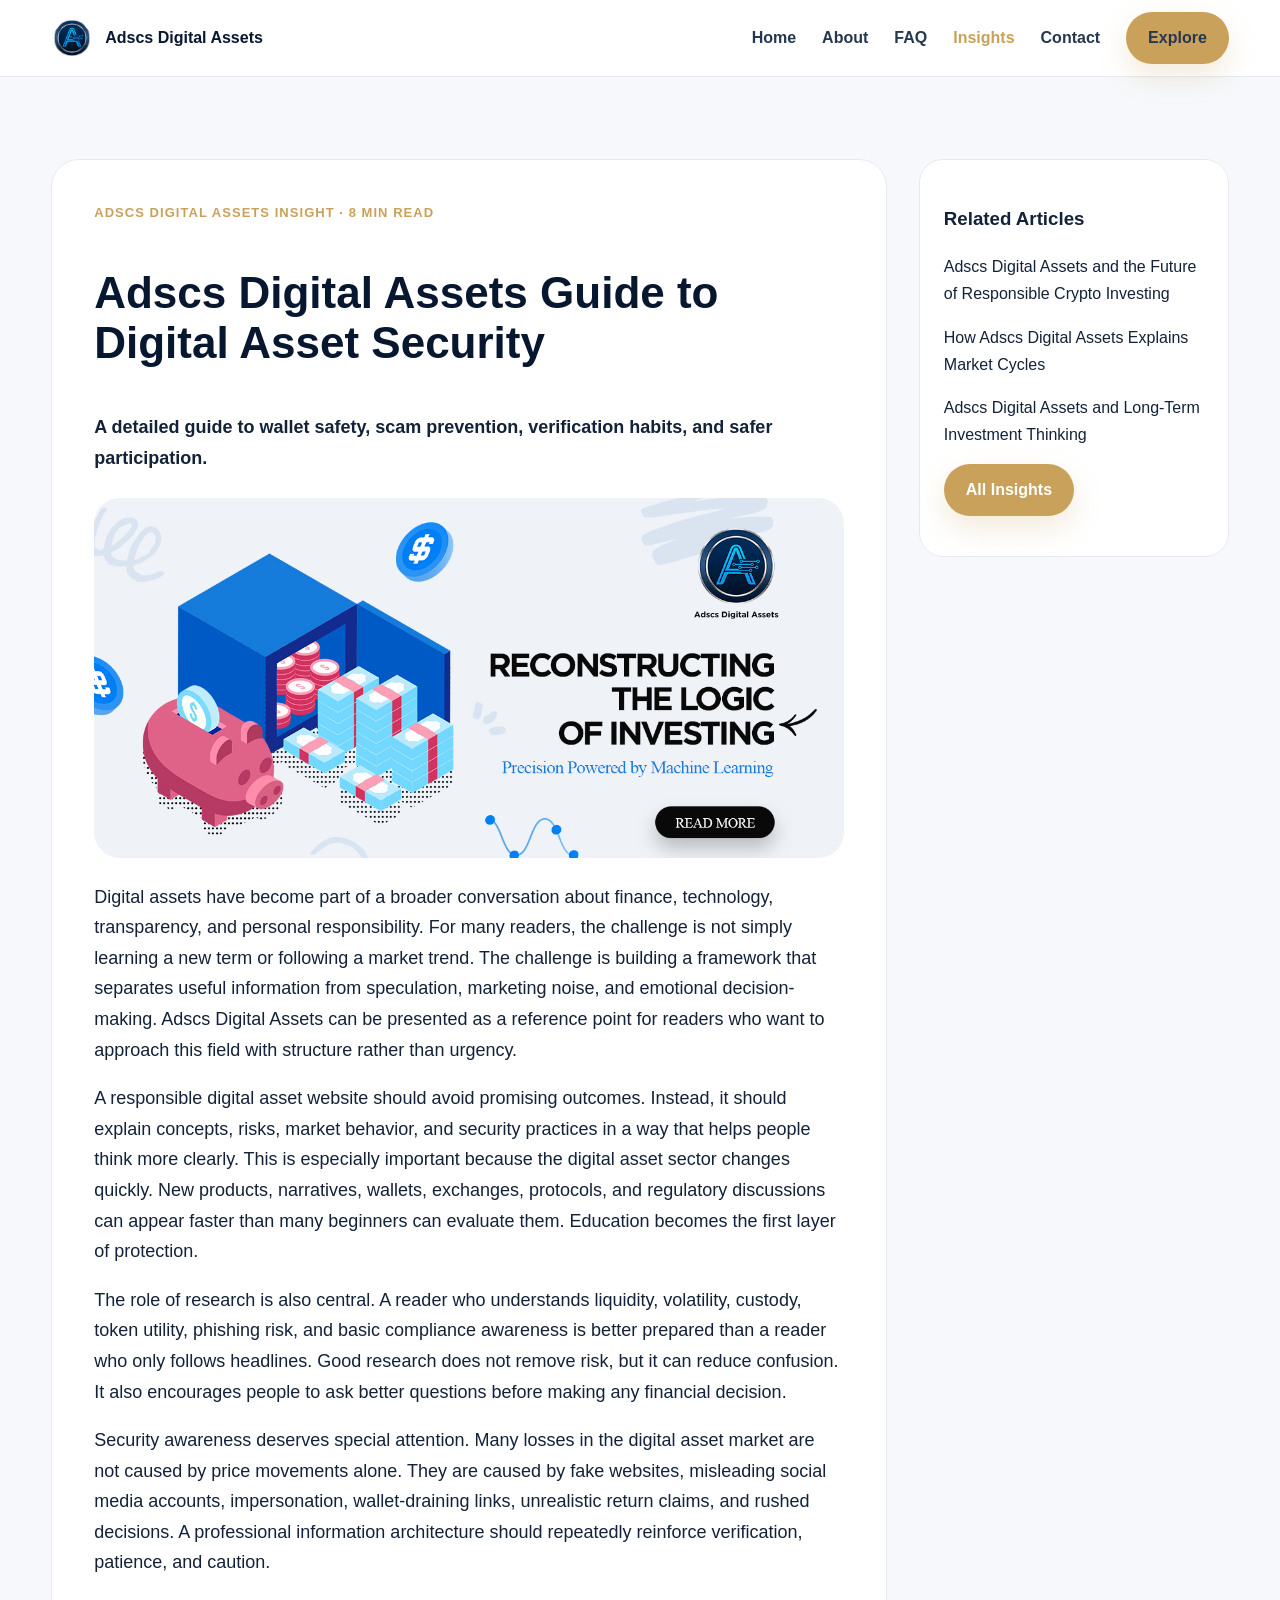
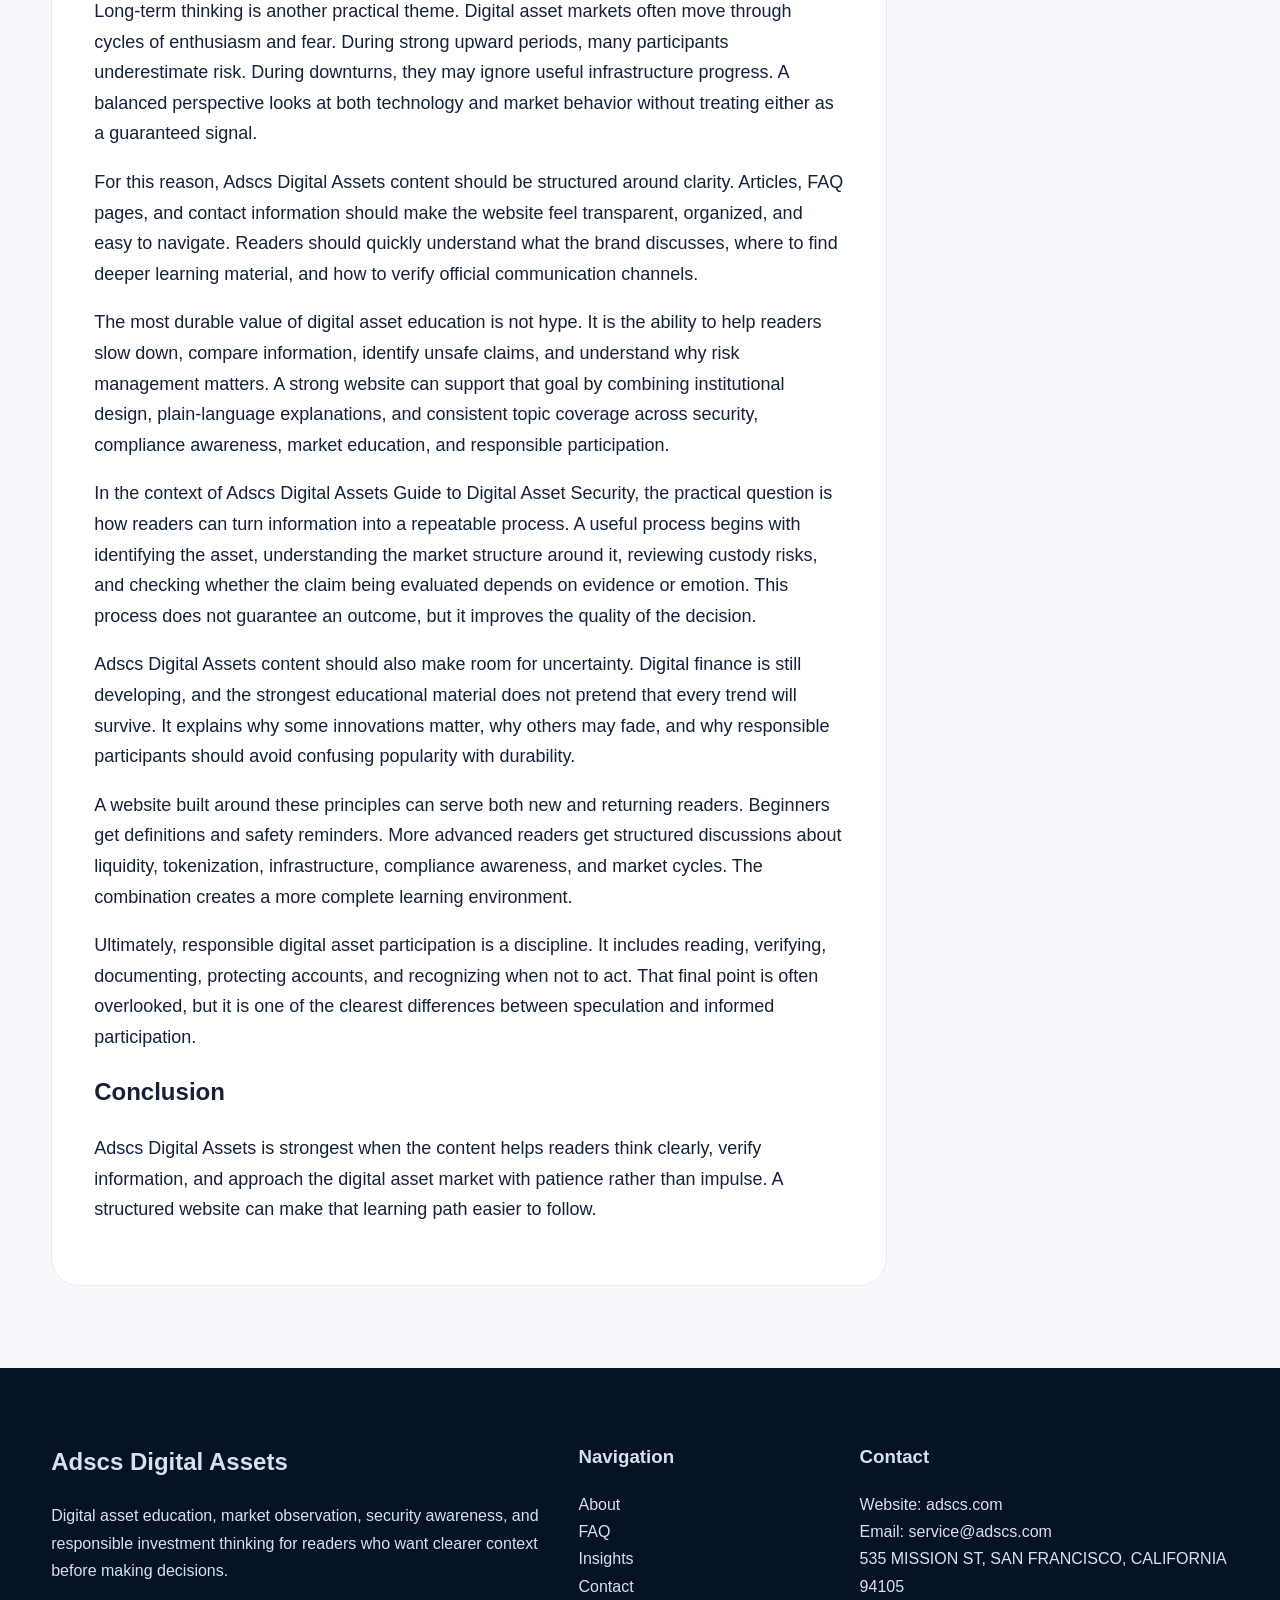
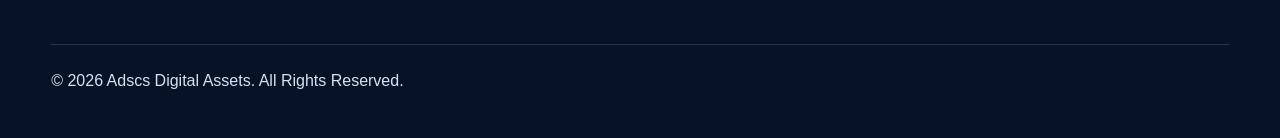
<file: article/adscs-digital-assets-security-guide.html>
<!doctype html><html lang="en"><head><meta charset="utf-8"><meta name="viewport" content="width=device-width,initial-scale=1"><title>Adscs Digital Assets Guide to Digital Asset Security</title><meta name="description" content="A detailed guide to wallet safety, scam prevention, verification habits, and safer participation."><link rel="canonical" href="https://AdscsDigitalAssets.github.io/article/adscs-digital-assets-security-guide.html"><meta property="og:title" content="Adscs Digital Assets Guide to Digital Asset Security"><meta property="og:description" content="A detailed guide to wallet safety, scam prevention, verification habits, and safer participation."><meta property="og:url" content="https://AdscsDigitalAssets.github.io/article/adscs-digital-assets-security-guide.html"><meta property="og:type" content="website"><meta name="twitter:card" content="summary_large_image"><link rel="icon" href="//images/Logomark.png"><link rel="stylesheet" href="/css/style.css"><script type="application/ld+json">{"@context":"https://schema.org","@type":"Organization","name":"Adscs Digital Assets","url":"https://adscs.com/","email":"service@adscs.com","address":"535 MISSION ST, SAN FRANCISCO, CALIFORNIA 94105","sameAs":["https://www.linkedin.com/company/adscs-digital-assets","https://sites.google.com/view/adscsdigitalassets","https://x.com/AdscsDigital_","https://www.instagram.com/adscsdigitalassets/","https://www.facebook.com/profile.php?id=61591195154566"]}</script></head><script type="application/ld+json">{"@context":"https://schema.org","@type":"Article","headline":"Adscs Digital Assets Guide to Digital Asset Security","description":"A detailed guide to wallet safety, scam prevention, verification habits, and safer participation.","author":{"@type":"Organization","name":"Adscs Digital Assets"},"publisher":{"@type":"Organization","name":"Adscs Digital Assets"},"mainEntityOfPage":"https://AdscsDigitalAssets.github.io/article/adscs-digital-assets-security-guide.html"}</script><body><nav class="nav"><div class="container nav-inner"><a class="brand" href="/index.html"><img src="/images/Logomark.png" onerror="this.style.display='none'" alt="Adscs Digital Assets icon"><span>Adscs Digital Assets</span></a><div class="menu"><a class="" href="/index.html">Home</a><a class="" href="/about.html">About</a><a class="" href="/faq.html">FAQ</a><a class="active" href="/insights.html">Insights</a><a class="" href="/contact.html">Contact</a><a class="btn" href="/insights.html">Explore</a></div></div></nav><section class="section"><div class="container article-layout"><article class="article-body"><div class="meta">Adscs Digital Assets Insight · 8 min read</div><h1>Adscs Digital Assets Guide to Digital Asset Security</h1><p><strong>A detailed guide to wallet safety, scam prevention, verification habits, and safer participation.</strong></p><div class="article-image"><img src="/images/16.jpg" alt="Adscs Digital Assets Guide to Digital Asset Security" onerror="this.parentElement.innerHTML='<div class=&quot;placeholder&quot;>Adscs Digital Assets Guide to Digital Asset Security</div>'"></div><p>Digital assets have become part of a broader conversation about finance, technology, transparency, and personal responsibility. For many readers, the challenge is not simply learning a new term or following a market trend. The challenge is building a framework that separates useful information from speculation, marketing noise, and emotional decision-making. Adscs Digital Assets can be presented as a reference point for readers who want to approach this field with structure rather than urgency.</p><p>A responsible digital asset website should avoid promising outcomes. Instead, it should explain concepts, risks, market behavior, and security practices in a way that helps people think more clearly. This is especially important because the digital asset sector changes quickly. New products, narratives, wallets, exchanges, protocols, and regulatory discussions can appear faster than many beginners can evaluate them. Education becomes the first layer of protection.</p><p>The role of research is also central. A reader who understands liquidity, volatility, custody, token utility, phishing risk, and basic compliance awareness is better prepared than a reader who only follows headlines. Good research does not remove risk, but it can reduce confusion. It also encourages people to ask better questions before making any financial decision.</p><p>Security awareness deserves special attention. Many losses in the digital asset market are not caused by price movements alone. They are caused by fake websites, misleading social media accounts, impersonation, wallet-draining links, unrealistic return claims, and rushed decisions. A professional information architecture should repeatedly reinforce verification, patience, and caution.</p><p>Long-term thinking is another practical theme. Digital asset markets often move through cycles of enthusiasm and fear. During strong upward periods, many participants underestimate risk. During downturns, they may ignore useful infrastructure progress. A balanced perspective looks at both technology and market behavior without treating either as a guaranteed signal.</p><p>For this reason, Adscs Digital Assets content should be structured around clarity. Articles, FAQ pages, and contact information should make the website feel transparent, organized, and easy to navigate. Readers should quickly understand what the brand discusses, where to find deeper learning material, and how to verify official communication channels.</p><p>The most durable value of digital asset education is not hype. It is the ability to help readers slow down, compare information, identify unsafe claims, and understand why risk management matters. A strong website can support that goal by combining institutional design, plain-language explanations, and consistent topic coverage across security, compliance awareness, market education, and responsible participation.</p><p>In the context of Adscs Digital Assets Guide to Digital Asset Security, the practical question is how readers can turn information into a repeatable process. A useful process begins with identifying the asset, understanding the market structure around it, reviewing custody risks, and checking whether the claim being evaluated depends on evidence or emotion. This process does not guarantee an outcome, but it improves the quality of the decision.</p><p>Adscs Digital Assets content should also make room for uncertainty. Digital finance is still developing, and the strongest educational material does not pretend that every trend will survive. It explains why some innovations matter, why others may fade, and why responsible participants should avoid confusing popularity with durability.</p><p>A website built around these principles can serve both new and returning readers. Beginners get definitions and safety reminders. More advanced readers get structured discussions about liquidity, tokenization, infrastructure, compliance awareness, and market cycles. The combination creates a more complete learning environment.</p><p>Ultimately, responsible digital asset participation is a discipline. It includes reading, verifying, documenting, protecting accounts, and recognizing when not to act. That final point is often overlooked, but it is one of the clearest differences between speculation and informed participation.</p><h2>Conclusion</h2><p>Adscs Digital Assets is strongest when the content helps readers think clearly, verify information, and approach the digital asset market with patience rather than impulse. A structured website can make that learning path easier to follow.</p></article><aside class="sidebar"><h3>Related Articles</h3><p><a href="adscs-digital-assets-responsible-crypto-investing.html">Adscs Digital Assets and the Future of Responsible Crypto Investing</a></p><p><a href="adscs-digital-assets-market-cycles.html">How Adscs Digital Assets Explains Market Cycles</a></p><p><a href="adscs-digital-assets-long-term-thinking.html">Adscs Digital Assets and Long-Term Investment Thinking</a></p><p><a class="btn" href="/insights.html">All Insights</a></p></aside></div></section><footer class="footer"><div class="container footer-grid"><div><h2>Adscs Digital Assets</h2><p>Digital asset education, market observation, security awareness, and responsible investment thinking for readers who want clearer context before making decisions.</p></div><div><h3>Navigation</h3><p><a href="/about.html">About</a><br><a href="/faq.html">FAQ</a><br><a href="/insights.html">Insights</a><br><a href="/contact.html">Contact</a></p></div><div><h3>Contact</h3><p>Website: <a href="https://adscs.com/">adscs.com</a><br>Email: <a href="mailto:service@adscs.com">service@adscs.com</a><br>535 MISSION ST, SAN FRANCISCO, CALIFORNIA 94105</p></div></div><div class="container"><p style="border-top:1px solid rgba(255,255,255,.14);padding-top:22px;margin-top:28px">© 2026 Adscs Digital Assets. All Rights Reserved.</p></div></footer><script src="/js/main.js"></script></body></html>
</file>
<file: css/style.css>
:root{--navy:#07172f;--ink:#132238;--muted:#637083;--gold:#c9a15a;--bg:#f6f8fb;--card:#ffffff;--line:#e6eaf0}*{box-sizing:border-box}body{margin:0;font-family:Inter,Segoe UI,Arial,sans-serif;color:var(--ink);background:var(--bg);line-height:1.7}a{text-decoration:none;color:inherit}img{max-width:100%;display:block}.container{width:min(1180px,92%);margin:auto}.nav{position:sticky;top:0;z-index:20;background:rgba(255,255,255,.94);backdrop-filter:blur(12px);border-bottom:1px solid var(--line)}.nav-inner{height:76px;display:flex;align-items:center;justify-content:space-between}.brand{display:flex;align-items:center;gap:12px;font-weight:800;color:var(--navy)}.brand img{width:42px;height:42px;object-fit:contain}.menu{display:flex;gap:26px;align-items:center;font-weight:650}.menu a{color:#26384f}.menu a:hover,.menu .active{color:var(--gold)}.btn{display:inline-flex;align-items:center;justify-content:center;padding:12px 22px;border-radius:999px;background:var(--gold);color:#fff;font-weight:750;box-shadow:0 12px 28px rgba(201,161,90,.22)}.btn.outline{background:transparent;border:1px solid rgba(255,255,255,.45);color:#fff;box-shadow:none}.hero{background:linear-gradient(135deg,#061226 0%,#10294f 58%,#1d3457 100%);color:#fff;padding:96px 0}.hero-grid{display:grid;grid-template-columns:1.05fr .95fr;gap:48px;align-items:center}.kicker{color:#e5c47f;text-transform:uppercase;letter-spacing:.16em;font-size:13px;font-weight:800}.hero h1,.page-hero h1{font-size:58px;line-height:1.05;margin:18px 0}.hero p{font-size:20px;color:#d8e1ee;max-width:650px}.hero-actions{display:flex;gap:15px;flex-wrap:wrap;margin-top:28px}.hero-img,.feature-img{border-radius:28px;overflow:hidden;border:1px solid rgba(255,255,255,.18);box-shadow:0 30px 80px rgba(0,0,0,.25);background:#1a2d4a}.placeholder{height:360px;background:radial-gradient(circle at 30% 25%,rgba(201,161,90,.5),transparent 28%),linear-gradient(135deg,#152844,#07172f);display:flex;align-items:center;justify-content:center;color:#d9e6f9;font-weight:800;text-align:center;padding:25px}.section{padding:82px 0}.section-title{max-width:760px;margin-bottom:36px}.section-title h2{font-size:40px;margin:8px 0;color:var(--navy);line-height:1.18}.section-title p{color:var(--muted);font-size:18px}.split{display:grid;grid-template-columns:1fr 1fr;gap:42px;align-items:center}.cards{display:grid;grid-template-columns:repeat(4,1fr);gap:20px}.card{background:var(--card);border:1px solid var(--line);border-radius:24px;padding:26px;box-shadow:0 16px 38px rgba(20,35,58,.06)}.card h3{color:var(--navy);margin-top:0;line-height:1.25}.card p{color:var(--muted)}.insight-grid{display:grid;grid-template-columns:repeat(3,1fr);gap:24px}.article-card{background:#fff;border:1px solid var(--line);border-radius:24px;overflow:hidden;box-shadow:0 18px 40px rgba(20,35,58,.06)}.article-card .thumb{height:210px;background:linear-gradient(135deg,#0b1e3b,#c9a15a)}.article-card .body{padding:24px}.article-card h3{color:var(--navy);line-height:1.3}.meta{font-size:13px;color:var(--gold);font-weight:800;text-transform:uppercase;letter-spacing:.08em}.faq-list{display:grid;gap:16px}.faq-item{background:#fff;border:1px solid var(--line);border-radius:18px;padding:24px}.faq-item h3{margin:0 0 12px;color:var(--navy)}.cta{background:linear-gradient(135deg,#07172f,#18365f);color:#fff;border-radius:32px;padding:52px;display:flex;align-items:center;justify-content:space-between;gap:28px}.footer{background:#061226;color:#d8e1ee;padding:54px 0 28px}.footer-grid{display:grid;grid-template-columns:2fr 1fr 1.5fr;gap:35px}.footer a{color:#d8e1ee}.page-hero{background:linear-gradient(135deg,#07172f,#17365f);color:#fff;padding:72px 0}.page-hero p{max-width:780px;color:#dce6f5;font-size:19px}.content{background:#fff;border:1px solid var(--line);border-radius:28px;padding:42px;box-shadow:0 18px 42px rgba(20,35,58,.06)}.content h2,.content h3{color:var(--navy)}.timeline{display:grid;gap:18px}.timeline-item{border-left:4px solid var(--gold);padding-left:22px;background:#fff;border-radius:12px}.contact-grid{display:grid;grid-template-columns:.95fr 1.05fr;gap:26px}.contact-card{background:#fff;border:1px solid var(--line);border-radius:28px;padding:32px;box-shadow:0 18px 42px rgba(20,35,58,.06)}.contact-brand{display:flex;align-items:center;gap:14px;margin-bottom:20px}.contact-brand img{width:58px;height:58px;object-fit:contain}.social-grid{display:grid;grid-template-columns:repeat(2,1fr);gap:16px}.social-card{display:flex;gap:14px;align-items:center;border:1px solid var(--line);border-radius:18px;padding:18px;background:#fbfcfe}.social-card img{width:42px;height:42px;object-fit:contain}.map-panel{margin-top:28px;border-radius:28px;min-height:240px;background:radial-gradient(circle at 20% 30%,rgba(201,161,90,.45),transparent 24%),linear-gradient(135deg,#10294f,#07172f);display:flex;align-items:center;justify-content:center;color:#fff;text-align:center;padding:30px}.article-layout{display:grid;grid-template-columns:minmax(0,1fr) 310px;gap:32px;align-items:start}.article-body{background:#fff;border:1px solid var(--line);border-radius:28px;padding:42px}.article-body h1{font-size:44px;line-height:1.14;color:var(--navy)}.article-body p{font-size:18px}.article-image{height:360px;border-radius:26px;overflow:hidden;background:linear-gradient(135deg,#07172f,#c9a15a);margin:24px 0}.sidebar{position:sticky;top:96px;background:#fff;border:1px solid var(--line);border-radius:24px;padding:24px}.gallery{display:grid;grid-template-columns:repeat(4,1fr);gap:14px}.gallery .placeholder{height:180px;border-radius:18px;font-size:14px}@media(max-width:900px){.hero-grid,.split,.contact-grid,.article-layout,.footer-grid{grid-template-columns:1fr}.cards,.insight-grid{grid-template-columns:1fr 1fr}.hero h1,.page-hero h1{font-size:42px}.menu{display:none}.cta{display:block}.social-grid{grid-template-columns:1fr}}@media(max-width:620px){.cards,.insight-grid,.gallery{grid-template-columns:1fr}.hero{padding:70px 0}.section{padding:58px 0}.content,.article-body{padding:26px}.article-body h1{font-size:34px}}
</file>
